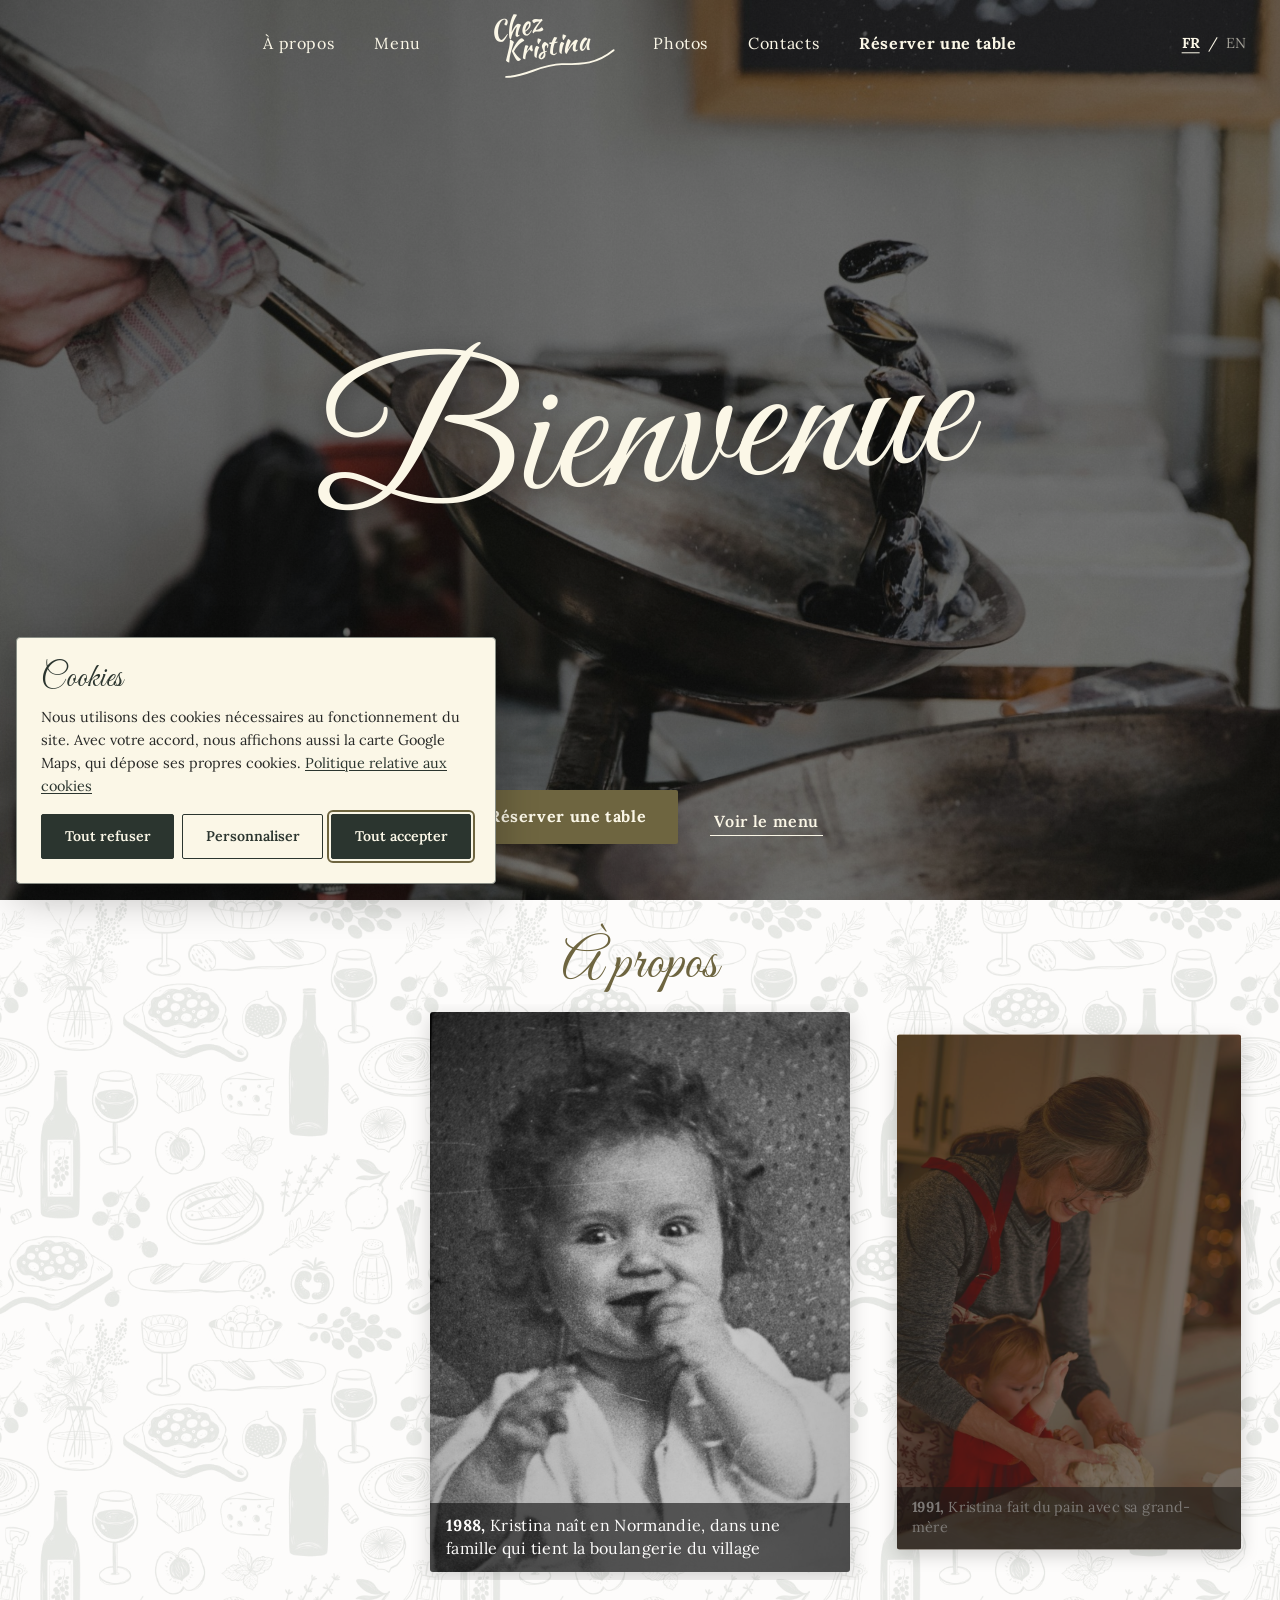
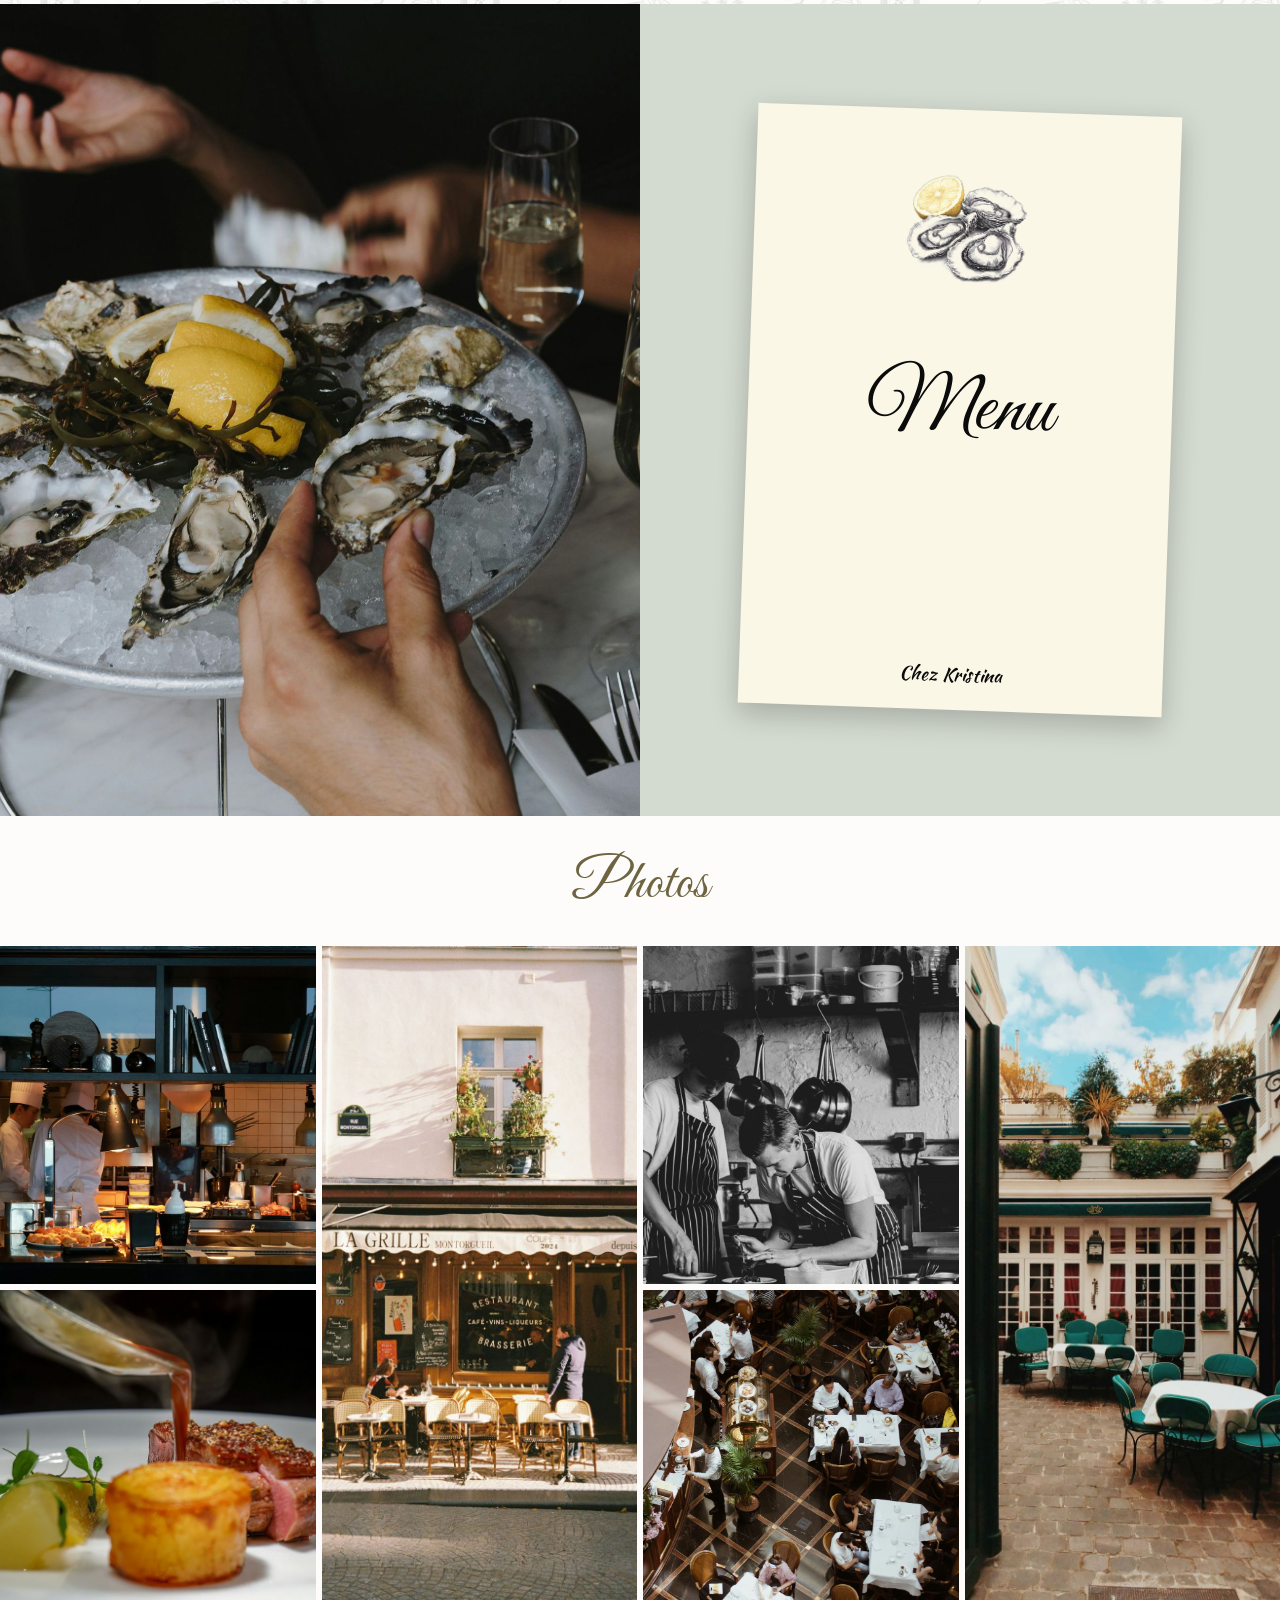
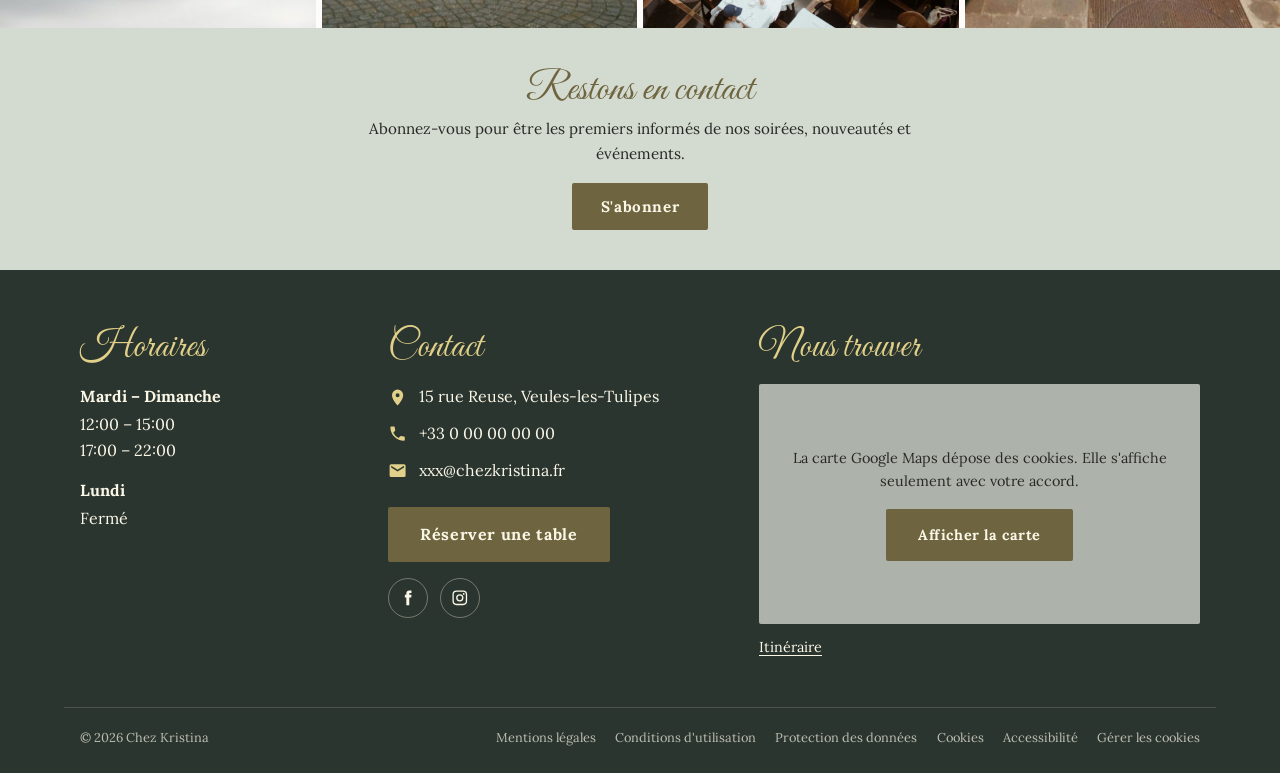
<file: index.html>
<!doctype html>
<html lang="fr">
<head>
  <meta charset="utf-8">
  <meta name="viewport" content="width=device-width, initial-scale=1">
  <title>Chez Kristina — bistrot, Veules-les-Tulipes</title>
  <meta name="description" content="Chez Kristina, bistrot familial en Normandie.">

  <link rel="preconnect" href="https://fonts.googleapis.com">
  <link rel="preconnect" href="https://fonts.gstatic.com" crossorigin>
  <link href="https://fonts.googleapis.com/css2?family=Great+Vibes&family=Kaushan+Script&family=Lora:wght@400;600;700&display=swap" rel="stylesheet">

  <link rel="stylesheet" href="css/style.css">
</head>
<body>

  <!-- Шапка (компьютер) -->
  <header class="site-header" id="top">
    <nav class="site-nav" aria-label="Navigation principale" data-i18n-label="a11y.mainNav">
      <ul class="nav-group nav-group--left">
        <li><a href="#about" data-i18n="nav.about">À propos</a></li>
        <li><a href="#menu" data-i18n="nav.menu">Menu</a></li>
      </ul>

      <a class="logo" href="#top" aria-label="Chez Kristina">
        <span>Chez</span>
        <span>Kristina</span>
        <svg class="logo__swash" viewBox="0 0 120 16" aria-hidden="true">
          <path d="M2 11 C 22 15, 40 4, 62 8 S 98 14, 118 3" />
        </svg>
      </a>

      <ul class="nav-group nav-group--right">
        <li><a href="#photos" data-i18n="nav.photos">Photos</a></li>
        <li><a href="#contacts" data-i18n="nav.contacts">Contacts</a></li>
        <li><a class="nav-book" href="#contacts" data-open-booking data-i18n="nav.book">Réserver une table</a></li>
      </ul>
    </nav>

    <div class="lang-switch" role="group" aria-label="Langue / Language">
      <button type="button" data-lang="fr">FR</button>
      <span aria-hidden="true">/</span>
      <button type="button" data-lang="en">EN</button>
    </div>
  </header>

  <!-- Мобильное меню -->
  <button class="menu-toggle" type="button" aria-expanded="false" aria-controls="mobile-nav">
    <span class="menu-toggle__bar"></span>
    <span class="menu-toggle__bar"></span>
    <span class="menu-toggle__bar"></span>
    <span class="visually-hidden" data-i18n="nav.open">Ouvrir le menu</span>
  </button>

  <nav class="mobile-nav" id="mobile-nav" aria-label="Navigation mobile" data-i18n-label="a11y.mobileNav" hidden>
    <a class="logo" href="#top" aria-label="Chez Kristina">
      <span>Chez</span>
      <span>Kristina</span>
      <svg class="logo__swash" viewBox="0 0 120 16" aria-hidden="true">
        <path d="M2 11 C 22 15, 40 4, 62 8 S 98 14, 118 3" />
      </svg>
    </a>
    <ul>
      <li><a href="#about" data-i18n="nav.about">À propos</a></li>
      <li><a href="#menu" data-i18n="nav.menu">Menu</a></li>
      <li><a href="#photos" data-i18n="nav.photos">Photos</a></li>
      <li><a href="#contacts" data-i18n="nav.contacts">Contacts</a></li>
      <li><a class="nav-book" href="#contacts" data-open-booking data-i18n="nav.book">Réserver une table</a></li>
    </ul>
    <div class="lang-switch" role="group" aria-label="Langue / Language">
      <button type="button" data-lang="fr">FR</button>
      <span aria-hidden="true">/</span>
      <button type="button" data-lang="en">EN</button>
    </div>
  </nav>

  <main>
    <!-- 1. Первый экран -->
    <section class="hero" aria-label="Bienvenue">
      <div class="hero__content">
        <h1 class="hero__title">Bienvenue</h1>
      </div>
      <div class="hero__actions">
        <a class="btn" href="#contacts" data-open-booking data-i18n="nav.book">Réserver une table</a>
        <a class="hero__link" href="#menu" data-open-menu data-i18n="hero.viewMenu">Voir le menu</a>
      </div>
    </section>

    <!-- 2. About us: таймлайн -->
    <section class="section about" id="about">
      <h2 class="section__title" data-i18n="nav.about">À propos</h2>

      <div class="timeline" tabindex="0" aria-label="Timeline">
        <!-- Каждая карточка: фото и подпись на тёмной полосе внизу.
             --ratio — пропорции фото (ширина / высота). -->
        <ol class="timeline__track">
          <li class="moment" style="--ratio: 0.75">
            <figure class="moment__card">
              <img src="images/chris-curry-mnOBoI5Bm94-unsplash.jpg" width="1050" height="1400" alt="">
              <figcaption class="moment__caption">
                <span class="moment__year">1988,</span>
                <span data-i18n="about.1988">Kristina naît en Normandie, dans une famille qui tient la boulangerie du village</span>
              </figcaption>
            </figure>
          </li>
          <li class="moment" style="--ratio: 0.667">
            <figure class="moment__card">
              <img src="images/christian-bowen-TOKVE7PNwAc-unsplash.jpg" width="934" height="1400" alt="">
              <figcaption class="moment__caption">
                <span class="moment__year">1991,</span>
                <span data-i18n="about.1991">Kristina fait du pain avec sa grand-mère</span>
              </figcaption>
            </figure>
          </li>
          <li class="moment" style="--ratio: 1.5">
            <figure class="moment__card">
              <img src="images/tr-ng-trung-c-p-kinh-t-du-l-ch-thanh-ph-h-chi-minh-cet-GF_XTjtTSgc-unsplash.jpg" width="1400" height="933" alt="">
              <figcaption class="moment__caption">
                <span class="moment__year">2008,</span>
                <span data-i18n="about.2008">Premier emploi : commis de cuisine dans un restaurant vietnamien à Paris</span>
              </figcaption>
            </figure>
          </li>
          <li class="moment" style="--ratio: 0.667">
            <figure class="moment__card">
              <img src="images/martin-baron-0sbq9Rxcx-c-unsplash.jpg" width="933" height="1400" alt="">
              <figcaption class="moment__caption">
                <span class="moment__year">2012,</span>
                <span data-i18n="about.2012">Kristina devient sous-chef dans un bistrot parisien</span>
              </figcaption>
            </figure>
          </li>
          <li class="moment" style="--ratio: 1.5">
            <figure class="moment__card">
              <img src="images/camille-brodard-p5IyIl4wIfU-unsplash.jpg" width="1400" height="933" alt="">
              <figcaption class="moment__caption">
                <span class="moment__year">2018,</span>
                <span data-i18n="about.2018">Kristina revient à Veules-les-Tulipes et y ouvre son premier bistrot</span>
              </figcaption>
            </figure>
          </li>
        </ol>
      </div>
    </section>

    <!-- 3. Меню: фото слева, карточка меню справа, по нажатию — окно с книгой -->
    <section class="section menu" id="menu">
      <!-- Заголовок только для экранных дикторов: на экране и так видно, что это меню -->
      <h2 class="visually-hidden" data-i18n="nav.menu">Menu</h2>

      <div class="menu__layout">
        <figure class="menu__photo">
          <img src="images/menu-oysters.jpg" width="1600" height="1600" alt="" loading="lazy">
        </figure>

        <button class="menu-card" type="button" data-open-menu aria-haspopup="dialog" aria-controls="menu-dialog">
          <!-- Обложка как в Canva: скетч, под ним «Menu» по центру, «Chez Kristina» мелко внизу -->
          <span class="menu-card__paper">
            <span class="cover-sketch"><img src="images/oysters-sketch.png" width="486" height="446" alt=""></span>
            <span class="menu-card__title" data-i18n="nav.menu">Menu</span>
            <span class="menu-card__name">Chez Kristina</span>
          </span>
          <span class="visually-hidden" data-i18n="menu.open">Ouvrir le menu</span>
        </button>
      </div>
    </section>

    <!-- 4. Фотографии: коллаж. Колонки 1 и 3 — по два фото, колонки 2 и 4 — одно высокое -->
    <section class="section photos" id="photos">
      <h2 class="section__title" data-i18n="nav.photos">Photos</h2>

      <div class="collage">
        <figure class="collage__item collage__item--kitchen">
          <img src="images/gallery-kitchen.jpg" width="1400" height="933" alt="" loading="lazy">
        </figure>
        <figure class="collage__item collage__item--tall collage__item--facade">
          <img src="images/gallery-facade.jpg" width="939" height="1400" alt="" loading="lazy">
        </figure>
        <figure class="collage__item collage__item--chefs">
          <img src="images/gallery-chefs.jpg" width="1400" height="933" alt="" loading="lazy">
        </figure>
        <figure class="collage__item collage__item--tall collage__item--courtyard">
          <img src="images/gallery-courtyard.jpg" width="1151" height="1400" alt="" loading="lazy">
        </figure>
        <figure class="collage__item collage__item--dish">
          <img src="images/gallery-dish.jpg" width="1130" height="680" alt="" loading="lazy">
        </figure>
        <figure class="collage__item collage__item--dining">
          <img src="images/gallery-dining-room.jpg" width="932" height="1400" alt="" loading="lazy">
        </figure>
      </div>
    </section>

    <!-- 5. Рассылка: плашка с приглашением; подписка — во всплывающем окне ниже (js/newsletter.js) -->
    <section class="section newsletter" id="newsletter">
      <div class="newsletter__inner">
        <div class="newsletter__text">
          <h2 class="newsletter__title" data-i18n="newsletter.title">Restons en contact</h2>
          <p class="newsletter__lead" data-i18n="newsletter.lead">Abonnez-vous pour être les premiers informés de nos soirées, nouveautés et événements.</p>
        </div>
        <button class="btn newsletter__open" type="button" aria-haspopup="dialog" aria-controls="newsletter-dialog" data-i18n="newsletter.button">S'abonner</button>
      </div>
    </section>
  </main>

  <!-- 6. Футер: часы работы, контакты, карта Google; внизу юридические ссылки.
       Адрес выдуманный, метка на карте — в Veules-les-Roses: поменять координаты в src карты и в ссылке «Itinéraire» -->
  <footer class="site-footer" id="contacts">
    <div class="footer-main">
      <section class="footer-col">
        <h2 class="footer-col__title" data-i18n="footer.hours">Horaires</h2>
        <dl class="footer-hours">
          <div>
            <dt data-i18n="footer.days">Mardi – Dimanche</dt>
            <dd>12:00 – 15:00<br>17:00 – 22:00</dd>
          </div>
          <div>
            <dt data-i18n="footer.monday">Lundi</dt>
            <dd data-i18n="footer.closed">Fermé</dd>
          </div>
        </dl>
      </section>

      <section class="footer-col">
        <h2 class="footer-col__title" data-i18n="footer.contact">Contact</h2>
        <ul class="footer-contact">
          <li>
            <svg class="footer-icon" viewBox="0 0 24 24" aria-hidden="true"><path d="M12 2a7 7 0 0 0-7 7c0 5.25 7 13 7 13s7-7.75 7-13a7 7 0 0 0-7-7zm0 9.5A2.5 2.5 0 1 1 12 6.5a2.5 2.5 0 0 1 0 5z"/></svg>
            <span>15 rue Reuse, Veules-les-Tulipes</span>
          </li>
          <li>
            <svg class="footer-icon" viewBox="0 0 24 24" aria-hidden="true"><path d="M6.6 10.8a15.1 15.1 0 0 0 6.6 6.6l2.2-2.2a1 1 0 0 1 1-.25 11.4 11.4 0 0 0 3.6.57 1 1 0 0 1 1 1V20a1 1 0 0 1-1 1A17 17 0 0 1 3 4a1 1 0 0 1 1-1h3.5a1 1 0 0 1 1 1c0 1.25.2 2.45.57 3.57a1 1 0 0 1-.25 1z"/></svg>
            <a href="tel:+33000000000">+33 0 00 00 00 00</a>
          </li>
          <li>
            <svg class="footer-icon" viewBox="0 0 24 24" aria-hidden="true"><path d="M20 4H4a2 2 0 0 0-2 2v12a2 2 0 0 0 2 2h16a2 2 0 0 0 2-2V6a2 2 0 0 0-2-2zm0 4-8 5-8-5V6l8 5 8-5z"/></svg>
            <a href="mailto:xxx@chezkristina.fr">xxx@chezkristina.fr</a>
          </li>
        </ul>

        <div class="footer-actions">
          <a class="btn" href="#contacts" data-open-booking data-i18n="nav.book">Réserver une table</a>
          <div class="footer-social">
            <a href="#" target="_blank" rel="noopener" aria-label="Facebook">
              <svg viewBox="0 0 24 24" aria-hidden="true"><path d="M14 8V6.5c0-.7.5-1 1-1h2V2h-3c-3 0-4 2-4 4.3V8H8v3.5h2V22h4V11.5h2.7L17 8z"/></svg>
            </a>
            <a href="#" target="_blank" rel="noopener" aria-label="Instagram">
              <svg viewBox="0 0 24 24" aria-hidden="true"><path d="M12 7a5 5 0 1 0 0 10 5 5 0 0 0 0-10zm0 8.2a3.2 3.2 0 1 1 0-6.4 3.2 3.2 0 0 1 0 6.4zM17.3 5.5a1.2 1.2 0 1 0 0 2.4 1.2 1.2 0 0 0 0-2.4zM16.5 2h-9A5.5 5.5 0 0 0 2 7.5v9A5.5 5.5 0 0 0 7.5 22h9a5.5 5.5 0 0 0 5.5-5.5v-9A5.5 5.5 0 0 0 16.5 2zm3.7 14.5a3.7 3.7 0 0 1-3.7 3.7h-9a3.7 3.7 0 0 1-3.7-3.7v-9a3.7 3.7 0 0 1 3.7-3.7h9a3.7 3.7 0 0 1 3.7 3.7z"/></svg>
            </a>
          </div>
        </div>
      </section>

      <!-- Карта Google: обычная встройка, без API-ключа. Ставит cookies Google,
           поэтому js/cookies.js подставляет адрес в iframe только после согласия -->
      <section class="footer-col footer-col--map">
        <h2 class="footer-col__title" data-i18n="footer.findUs">Nous trouver</h2>
        <div class="footer-map">
          <iframe title="Google Maps — Chez Kristina" loading="lazy" referrerpolicy="no-referrer-when-downgrade" allowfullscreen hidden
                  data-consent-src="https://www.google.com/maps?q=49.8721,0.8013&amp;z=15&amp;hl=fr&amp;output=embed"></iframe>
          <div class="footer-map__blocked">
            <p data-i18n="cookies.mapBlocked">La carte Google Maps dépose des cookies. Elle s'affiche seulement avec votre accord.</p>
            <button class="btn footer-map__allow" type="button" data-i18n="cookies.mapAllow">Afficher la carte</button>
          </div>
        </div>
        <a class="footer-map__route" href="https://www.google.com/maps/dir/?api=1&amp;destination=49.8721,0.8013"
           target="_blank" rel="noopener" data-i18n="footer.route">Itinéraire</a>
      </section>
    </div>

    <div class="footer-bottom">
      <span>© 2026 Chez Kristina</span>
      <nav class="footer-legal" aria-label="Informations légales" data-i18n-label="a11y.legalNav">
        <a href="disclaimer.html" data-legal="disclaimer" data-i18n="footer.disclaimer">Mentions légales</a>
        <a href="terms.html" data-legal="terms" data-i18n="footer.terms">Conditions d'utilisation</a>
        <a href="privacy.html" data-legal="privacy" data-i18n="footer.privacy">Protection des données</a>
        <a href="cookies.html" data-legal="cookies" data-i18n="footer.cookies">Cookies</a>
        <a href="accessibility.html" data-legal="accessibility" data-i18n="footer.accessibility">Accessibilité</a>
        <button class="footer-legal__button" type="button" data-open-cookies data-i18n="cookies.manage">Gérer les cookies</button>
      </nav>
    </div>
  </footer>

  <!-- Окно с меню: страницы листаются как книга, содержимое строит js/menu.js -->
  <dialog class="menu-dialog" id="menu-dialog" aria-label="Menu">
    <button class="menu-dialog__close" type="button" data-close-menu>
      <span aria-hidden="true">×</span>
      <span class="visually-hidden" data-i18n="menu.close">Fermer</span>
    </button>

    <div class="book">
      <nav class="book__tabs" aria-label="Menu"></nav>
      <div class="book__pages"></div>
      <div class="book__controls">
        <button class="book__arrow" type="button" data-book="prev">
          <span aria-hidden="true">←</span>
          <span class="visually-hidden" data-i18n="menu.prev">Page précédente</span>
        </button>
        <span class="book__counter"></span>
        <button class="book__arrow" type="button" data-book="next">
          <span aria-hidden="true">→</span>
          <span class="visually-hidden" data-i18n="menu.next">Page suivante</span>
        </button>
      </div>
    </div>
  </dialog>

  <!-- Окно подписки на рассылку: email, две обязательные галочки, затем сообщение «спасибо» -->
  <dialog class="nl-dialog" id="newsletter-dialog" aria-labelledby="nl-dialog-title">
    <div class="nl-dialog__box">
      <button class="nl-dialog__close" type="button" data-close-newsletter>
        <span aria-hidden="true">×</span>
        <span class="visually-hidden" data-i18n="menu.close">Fermer</span>
      </button>

      <form class="nl-form" novalidate>
        <h2 class="nl-dialog__title" id="nl-dialog-title" data-i18n="newsletter.dialogTitle">Abonnez-vous à notre newsletter</h2>
        <p class="nl-dialog__lead" data-i18n="newsletter.dialogLead">Recevez en premier nos dernières nouvelles : soirées, nouveaux plats et événements du bistrot.</p>

        <label class="nl-form__label" for="newsletter-email" data-i18n="newsletter.label">Votre e-mail</label>
        <input class="nl-form__input" id="newsletter-email" name="email" type="email"
               required autocomplete="email" inputmode="email" placeholder="votre@email.fr" data-i18n-placeholder="newsletter.placeholder"
               aria-describedby="newsletter-email-error">
        <p class="nl-form__error" id="newsletter-email-error" aria-live="polite"></p>

        <label class="nl-form__check">
          <input type="checkbox" name="marketing" required aria-describedby="newsletter-check-error">
          <span>
            <span data-i18n="newsletter.consent1">En vous abonnant à notre newsletter, vous acceptez de recevoir de notre part des communications marketing et des offres personnalisées par e-mail. Pour en savoir plus, consultez notre</span>
            <a href="privacy.html" data-legal="privacy" target="_blank" rel="noopener" data-i18n="newsletter.privacy">politique de confidentialité</a>
            <span data-i18n="newsletter.and">et notre</span>
            <a href="cookies.html" data-legal="cookies" target="_blank" rel="noopener" data-i18n="newsletter.cookies">politique relative aux cookies</a>.
          </span>
        </label>

        <label class="nl-form__check">
          <input type="checkbox" name="contact" required aria-describedby="newsletter-check-error">
          <span data-i18n="newsletter.consent2">J'accepte de recevoir des informations du restaurant Chez Kristina à mon adresse e-mail.</span>
        </label>
        <p class="nl-form__error" id="newsletter-check-error" aria-live="polite"></p>

        <button class="btn nl-form__submit" type="submit" data-i18n="newsletter.button">S'abonner</button>
      </form>

      <!-- После подписки форма прячется и показывается это сообщение -->
      <div class="nl-done" hidden>
        <p class="nl-done__check" aria-hidden="true">✓</p>
        <p class="nl-done__title" data-i18n="newsletter.thanks">Merci pour votre inscription !</p>
        <p class="nl-done__text" data-i18n="newsletter.unsubscribe">Vous pouvez vous désabonner à tout moment.</p>
      </div>
    </div>
  </dialog>

  <!-- Окно бронирования: гости, дата, время, имя, телефон. Кнопки дат и времени строит js/booking.js -->
  <dialog class="nl-dialog bk-dialog" id="booking-dialog" aria-labelledby="bk-title">
    <div class="nl-dialog__box">
      <button class="nl-dialog__close" type="button" data-close-booking>
        <span aria-hidden="true">×</span>
        <span class="visually-hidden" data-i18n="menu.close">Fermer</span>
      </button>

      <form class="bk-form" novalidate>
        <h2 class="nl-dialog__title" id="bk-title" data-i18n="nav.book">Réserver une table</h2>

        <fieldset class="bk-group">
          <legend class="nl-form__label" data-i18n="booking.guests">Nombre de personnes</legend>
          <div class="bk-chips" data-chips="guests"></div>
          <p class="bk-note">
            <span data-i18n="booking.bigGroup">Plus de 6 personnes ?</span>
            <a href="tel:+33000000000" data-i18n="booking.callUs">Appelez-nous</a>
          </p>
        </fieldset>

        <!-- Дата: кнопка с выбранным днём, по нажатию раскрывается календарик -->
        <div class="bk-group bk-date">
          <span class="nl-form__label" id="bk-date-label" data-i18n="booking.date">Date</span>
          <button class="nl-form__input bk-date__toggle" type="button" aria-expanded="false" aria-controls="bk-cal"
                  aria-labelledby="bk-date-label bk-date-value">
            <span id="bk-date-value"></span>
            <svg viewBox="0 0 24 24" aria-hidden="true"><path d="M7 2v2H5a2 2 0 0 0-2 2v14a2 2 0 0 0 2 2h14a2 2 0 0 0 2-2V6a2 2 0 0 0-2-2h-2V2h-2v2H9V2zM5 9h14v11H5z"/></svg>
          </button>
          <input type="hidden" name="date">
          <div class="bk-cal" id="bk-cal" hidden>
            <div class="bk-cal__head">
              <button class="bk-cal__nav" type="button" data-cal="prev"><span aria-hidden="true">‹</span><span class="visually-hidden" data-i18n="booking.prevMonth">Mois précédent</span></button>
              <span class="bk-cal__month" aria-live="polite"></span>
              <button class="bk-cal__nav" type="button" data-cal="next"><span aria-hidden="true">›</span><span class="visually-hidden" data-i18n="booking.nextMonth">Mois suivant</span></button>
            </div>
            <div class="bk-cal__grid"></div>
          </div>
        </div>

        <fieldset class="bk-group">
          <legend class="nl-form__label" data-i18n="booking.time">Heure</legend>
          <div class="bk-times" data-chips="time"></div>
          <p class="nl-form__error" id="bk-time-error" aria-live="polite"></p>
        </fieldset>

        <label class="nl-form__label" for="bk-name" data-i18n="booking.name">Nom et prénom</label>
        <input class="nl-form__input" id="bk-name" name="name" type="text" required autocomplete="name" maxlength="100"
               aria-describedby="bk-name-error">
        <p class="nl-form__error" id="bk-name-error" aria-live="polite"></p>

        <label class="nl-form__label" for="bk-phone" data-i18n="booking.phone">Téléphone</label>
        <div class="bk-phone">
          <select class="nl-form__input bk-phone__code" id="bk-code" name="code" aria-label="Indicatif pays" data-i18n-label="a11y.phoneCode"></select>
          <input class="nl-form__input" id="bk-phone" name="phone" type="tel" required autocomplete="tel-national"
                 inputmode="tel" placeholder="06 12 34 56 78" aria-describedby="bk-phone-error">
        </div>
        <p class="nl-form__error" id="bk-phone-error" aria-live="polite"></p>

        <!-- Ловушка для спам-ботов: людям не видна -->
        <input class="visually-hidden" type="text" name="website" tabindex="-1" autocomplete="off" aria-hidden="true">

        <p class="bk-note">
          <span data-i18n="booking.dataNote">Vos coordonnées servent uniquement à traiter votre réservation.</span>
          <a href="privacy.html" data-legal="privacy" target="_blank" rel="noopener" data-i18n="footer.privacy">Protection des données</a>
        </p>

        <button class="btn nl-form__submit" type="submit" data-i18n="booking.submit">Réserver</button>
        <p class="nl-form__error bk-send-error" aria-live="polite"></p>
      </form>

      <div class="nl-done" hidden>
        <p class="nl-done__check" aria-hidden="true">✓</p>
        <p class="nl-done__title" data-i18n="booking.thanks">Merci d'avoir choisi notre restaurant !</p>
        <p class="nl-done__text bk-done__text" data-i18n="booking.thanksText">Nous vous contacterons dans les plus brefs délais pour confirmer votre réservation.</p>
        <p class="nl-done__text bk-summary"></p>
      </div>
    </div>
  </dialog>

  <!-- Окно cookies: появляется при первом заходе, внизу экрана -->
  <section class="cookie-banner" id="cookie-banner" role="dialog" aria-labelledby="cookie-title" aria-describedby="cookie-text" hidden>
    <h2 class="cookie-banner__title" id="cookie-title" data-i18n="cookies.title">Cookies</h2>
    <p class="cookie-banner__text" id="cookie-text">
      <span data-i18n="cookies.text">Nous utilisons des cookies nécessaires au fonctionnement du site. Avec votre accord, nous affichons aussi la carte Google Maps, qui dépose ses propres cookies.</span>
      <a href="cookies.html" data-legal="cookies" target="_blank" rel="noopener" data-i18n="cookies.policy">Politique relative aux cookies</a>
    </p>

    <!-- Настройки по категориям: раскрываются кнопкой «Personnaliser» -->
    <div class="cookie-banner__settings" hidden>
      <label class="cookie-option">
        <input type="checkbox" checked disabled>
        <span>
          <strong data-i18n="cookies.necessary">Nécessaires</strong>
          <span class="cookie-option__desc" data-i18n="cookies.necessaryDesc">Mémorisent la langue et votre choix sur les cookies. Toujours actifs.</span>
        </span>
      </label>
      <label class="cookie-option">
        <input type="checkbox" name="maps">
        <span>
          <strong data-i18n="cookies.maps">Google Maps</strong>
          <span class="cookie-option__desc" data-i18n="cookies.mapsDesc">Carte interactive dans le bas de page. Google peut déposer des cookies et recevoir votre adresse IP.</span>
        </span>
      </label>
    </div>

    <div class="cookie-banner__actions">
      <button class="cookie-btn" type="button" data-cookies="refuse" data-i18n="cookies.refuse">Tout refuser</button>
      <button class="cookie-btn" type="button" data-cookies="customize" data-i18n="cookies.customize">Personnaliser</button>
      <button class="cookie-btn" type="button" data-cookies="save" data-i18n="cookies.save" hidden>Enregistrer mes choix</button>
      <button class="cookie-btn" type="button" data-cookies="accept" data-i18n="cookies.accept">Tout accepter</button>
    </div>
  </section>

  <script src="js/main.js"></script>
  <script src="js/menu.js"></script>
  <script src="js/config.js"></script>
  <script src="js/newsletter.js"></script>
  <script src="js/booking.js"></script>
  <script src="js/cookies.js"></script>
</body>
</html>
</file>
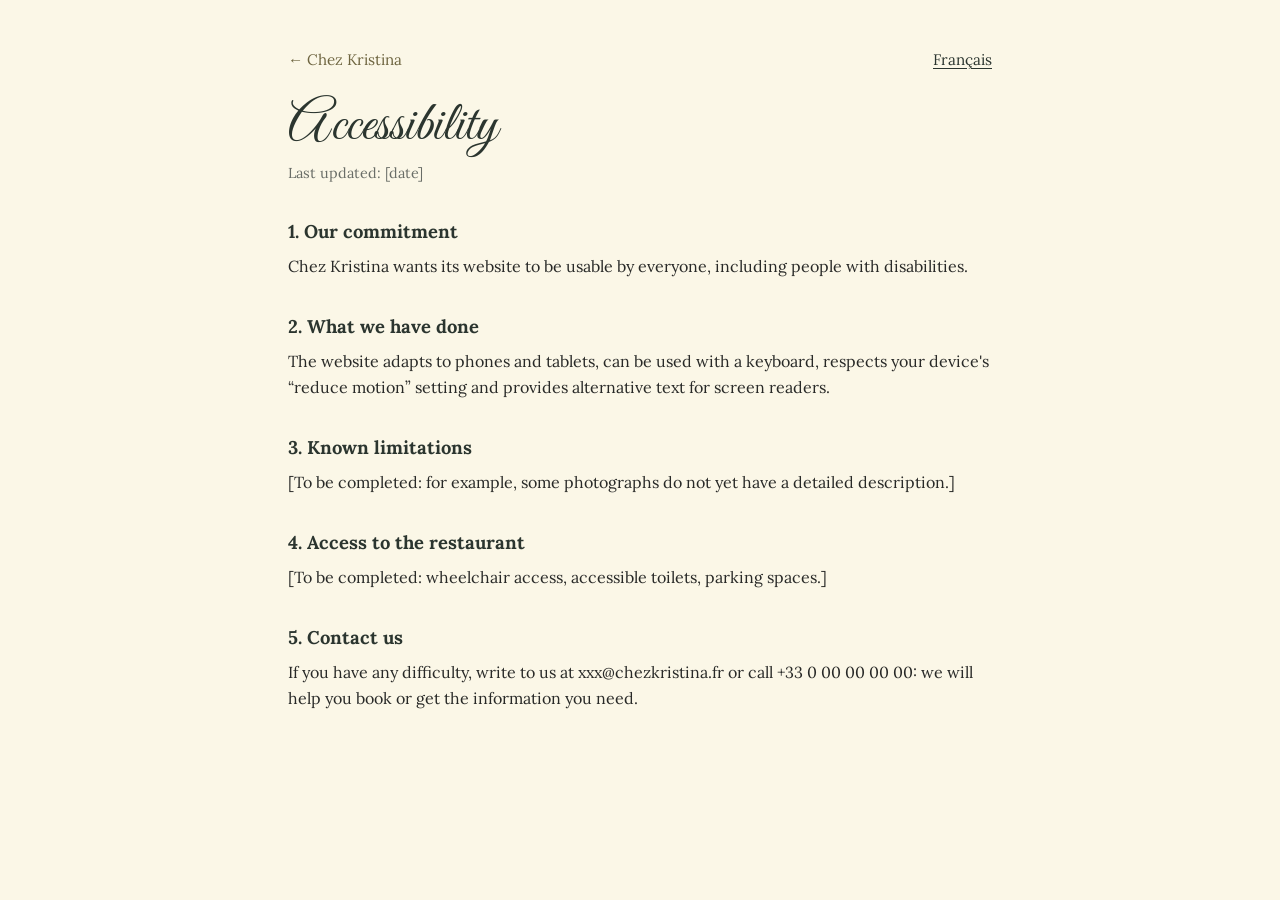
<file: accessibility-en.html>
<!doctype html>
<html lang="en">
<head>
  <meta charset="utf-8">
  <meta name="viewport" content="width=device-width, initial-scale=1">
  <title>Accessibility — Chez Kristina</title>
  <link rel="preconnect" href="https://fonts.googleapis.com">
  <link rel="preconnect" href="https://fonts.gstatic.com" crossorigin>
  <link href="https://fonts.googleapis.com/css2?family=Great+Vibes&family=Kaushan+Script&family=Lora:wght@400;600;700&display=swap" rel="stylesheet">
  <link rel="alternate" hreflang="fr" href="accessibility.html">
  <link rel="alternate" hreflang="en" href="accessibility-en.html">
  <link rel="stylesheet" href="css/style.css">
</head>
<body class="legal-page">
  <!-- ЧЕРНОВИК: английская версия accessibility.html. Данные в [квадратных скобках] заполняет владелец. -->
  <main class="legal">
    <nav class="legal__top">
      <a class="legal__back" href="index.html">← Chez Kristina</a>
      <a class="legal__lang" href="accessibility.html" hreflang="fr" lang="fr">Français</a>
    </nav>
    <h1 class="legal__title">Accessibility</h1>
    <p class="legal__updated">Last updated: [date]</p>

    <h2>1. Our commitment</h2>
    <p>Chez Kristina wants its website to be usable by everyone, including people with disabilities.</p>

    <h2>2. What we have done</h2>
    <p>The website adapts to phones and tablets, can be used with a keyboard, respects your device's “reduce motion” setting and provides alternative text for screen readers.</p>

    <h2>3. Known limitations</h2>
    <p>[To be completed: for example, some photographs do not yet have a detailed description.]</p>

    <h2>4. Access to the restaurant</h2>
    <p>[To be completed: wheelchair access, accessible toilets, parking spaces.]</p>

    <h2>5. Contact us</h2>
    <p>If you have any difficulty, write to us at xxx@chezkristina.fr or call +33 0 00 00 00 00: we will help you book or get the information you need.</p>
  </main>
  <script src="js/legal.js"></script>
</body>
</html>
</file>
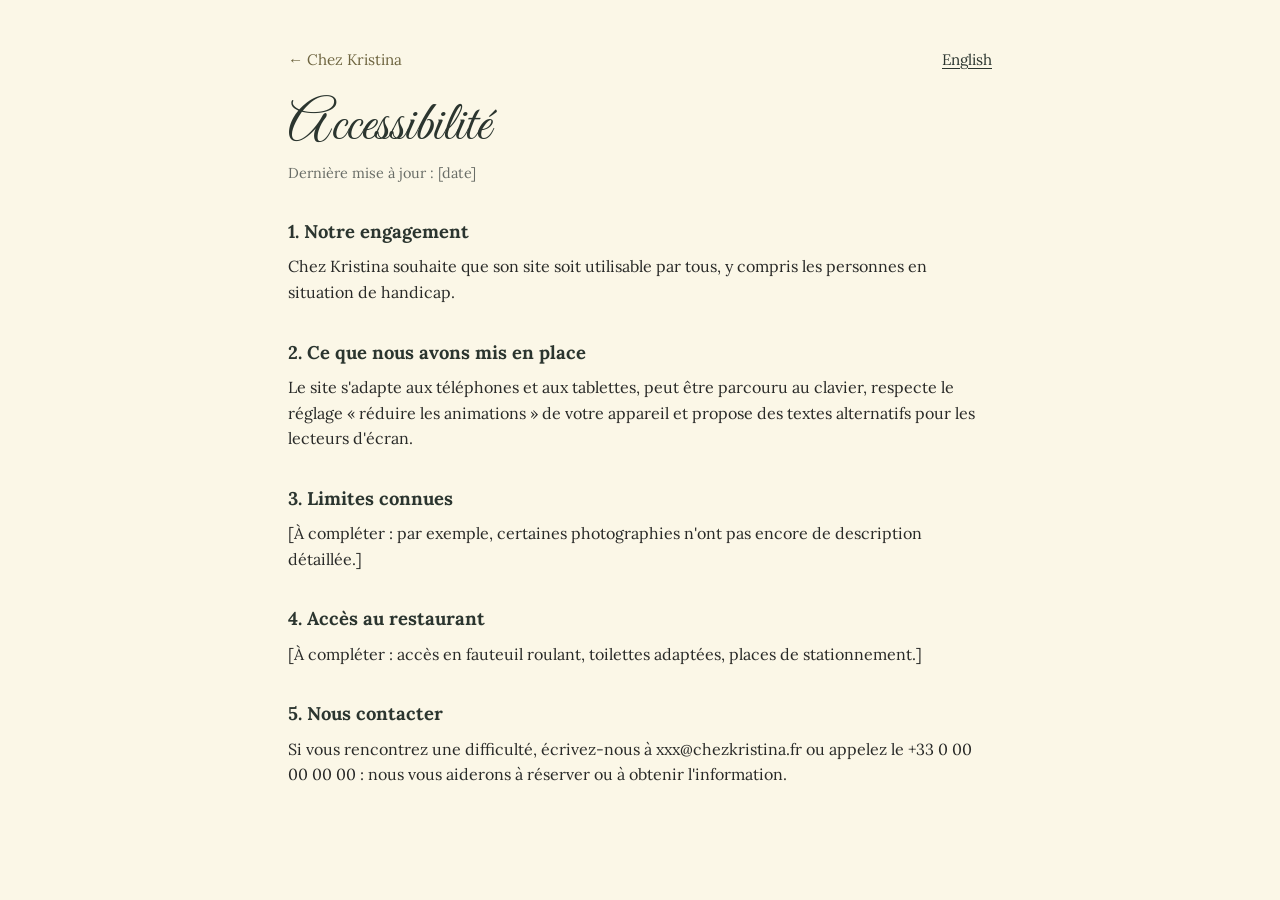
<file: accessibility.html>
<!doctype html>
<html lang="fr">
<head>
  <meta charset="utf-8">
  <meta name="viewport" content="width=device-width, initial-scale=1">
  <title>Accessibilité — Chez Kristina</title>
  <link rel="preconnect" href="https://fonts.googleapis.com">
  <link rel="preconnect" href="https://fonts.gstatic.com" crossorigin>
  <link href="https://fonts.googleapis.com/css2?family=Great+Vibes&family=Kaushan+Script&family=Lora:wght@400;600;700&display=swap" rel="stylesheet">
  <link rel="alternate" hreflang="fr" href="accessibility.html">
  <link rel="alternate" hreflang="en" href="accessibility-en.html">
  <link rel="stylesheet" href="css/style.css">
</head>
<body class="legal-page">
  <!-- ЧЕРНОВИК: стандартный текст-заготовка. Данные в [квадратных скобках] заполняет владелец. -->
  <main class="legal">
    <nav class="legal__top">
      <a class="legal__back" href="index.html">← Chez Kristina</a>
      <a class="legal__lang" href="accessibility-en.html" hreflang="en" lang="en">English</a>
    </nav>
    <h1 class="legal__title">Accessibilité</h1>
    <p class="legal__updated">Dernière mise à jour : [date]</p>

    <h2>1. Notre engagement</h2>
    <p>Chez Kristina souhaite que son site soit utilisable par tous, y compris les personnes en situation de handicap.</p>

    <h2>2. Ce que nous avons mis en place</h2>
    <p>Le site s'adapte aux téléphones et aux tablettes, peut être parcouru au clavier, respecte le réglage « réduire les animations » de votre appareil et propose des textes alternatifs pour les lecteurs d'écran.</p>

    <h2>3. Limites connues</h2>
    <p>[À compléter : par exemple, certaines photographies n'ont pas encore de description détaillée.]</p>

    <h2>4. Accès au restaurant</h2>
    <p>[À compléter : accès en fauteuil roulant, toilettes adaptées, places de stationnement.]</p>

    <h2>5. Nous contacter</h2>
    <p>Si vous rencontrez une difficulté, écrivez-nous à xxx@chezkristina.fr ou appelez le +33 0 00 00 00 00 : nous vous aiderons à réserver ou à obtenir l'information.</p>
  </main>
  <script src="js/legal.js"></script>
</body>
</html>
</file>
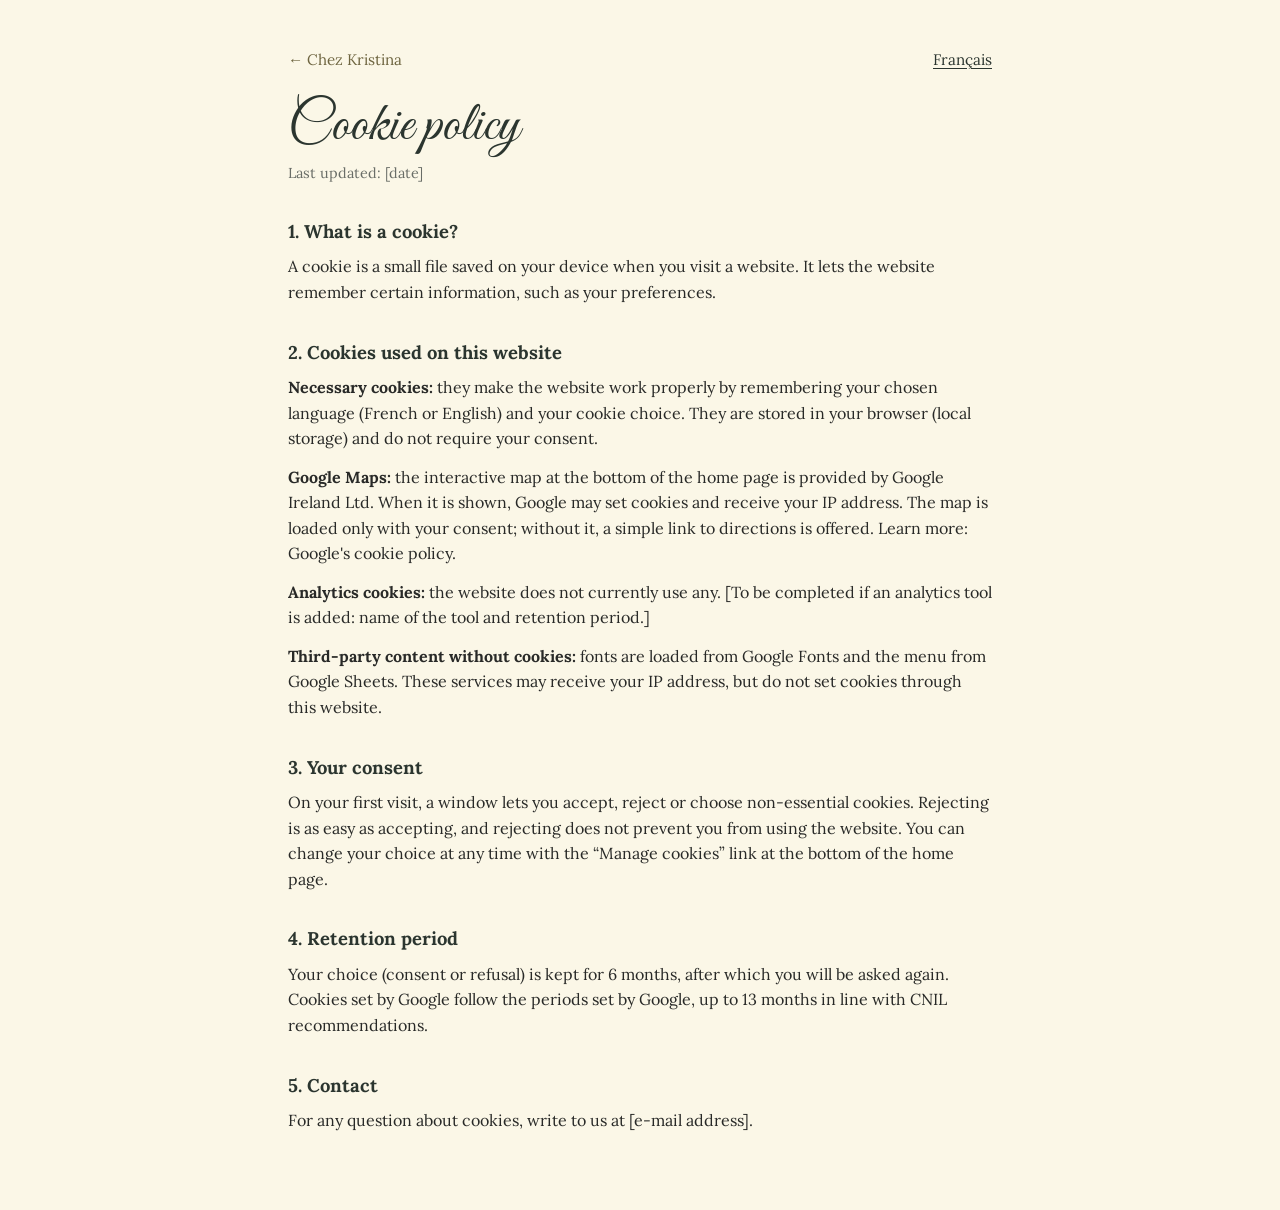
<file: cookies-en.html>
<!doctype html>
<html lang="en">
<head>
  <meta charset="utf-8">
  <meta name="viewport" content="width=device-width, initial-scale=1">
  <title>Cookie policy — Chez Kristina</title>
  <link rel="preconnect" href="https://fonts.googleapis.com">
  <link rel="preconnect" href="https://fonts.gstatic.com" crossorigin>
  <link href="https://fonts.googleapis.com/css2?family=Great+Vibes&family=Kaushan+Script&family=Lora:wght@400;600;700&display=swap" rel="stylesheet">
  <link rel="alternate" hreflang="fr" href="cookies.html">
  <link rel="alternate" hreflang="en" href="cookies-en.html">
  <link rel="stylesheet" href="css/style.css">
</head>
<body class="legal-page">
  <!-- ЧЕРНОВИК: английская версия cookies.html. Данные в [квадратных скобках] заполняет владелец. -->
  <main class="legal">
    <nav class="legal__top">
      <a class="legal__back" href="index.html">← Chez Kristina</a>
      <a class="legal__lang" href="cookies.html" hreflang="fr" lang="fr">Français</a>
    </nav>
    <h1 class="legal__title">Cookie policy</h1>
    <p class="legal__updated">Last updated: [date]</p>

    <h2>1. What is a cookie?</h2>
    <p>A cookie is a small file saved on your device when you visit a website. It lets the website remember certain information, such as your preferences.</p>

    <h2>2. Cookies used on this website</h2>
    <p><strong>Necessary cookies:</strong> they make the website work properly by remembering your chosen language (French or English) and your cookie choice. They are stored in your browser (local storage) and do not require your consent.</p>
    <p><strong>Google Maps:</strong> the interactive map at the bottom of the home page is provided by Google Ireland Ltd. When it is shown, Google may set cookies and receive your IP address. The map is loaded only with your consent; without it, a simple link to directions is offered. Learn more: <a href="https://policies.google.com/technologies/cookies?hl=en" target="_blank" rel="noopener">Google's cookie policy</a>.</p>
    <p><strong>Analytics cookies:</strong> the website does not currently use any. [To be completed if an analytics tool is added: name of the tool and retention period.]</p>
    <p><strong>Third-party content without cookies:</strong> fonts are loaded from Google Fonts and the menu from Google Sheets. These services may receive your IP address, but do not set cookies through this website.</p>

    <h2>3. Your consent</h2>
    <p>On your first visit, a window lets you accept, reject or choose non-essential cookies. Rejecting is as easy as accepting, and rejecting does not prevent you from using the website. You can change your choice at any time with the “Manage cookies” link at the bottom of the home page.</p>

    <h2>4. Retention period</h2>
    <p>Your choice (consent or refusal) is kept for 6 months, after which you will be asked again. Cookies set by Google follow the periods set by Google, up to 13 months in line with CNIL recommendations.</p>

    <h2>5. Contact</h2>
    <p>For any question about cookies, write to us at [e-mail address].</p>
  </main>
  <script src="js/legal.js"></script>
</body>
</html>
</file>
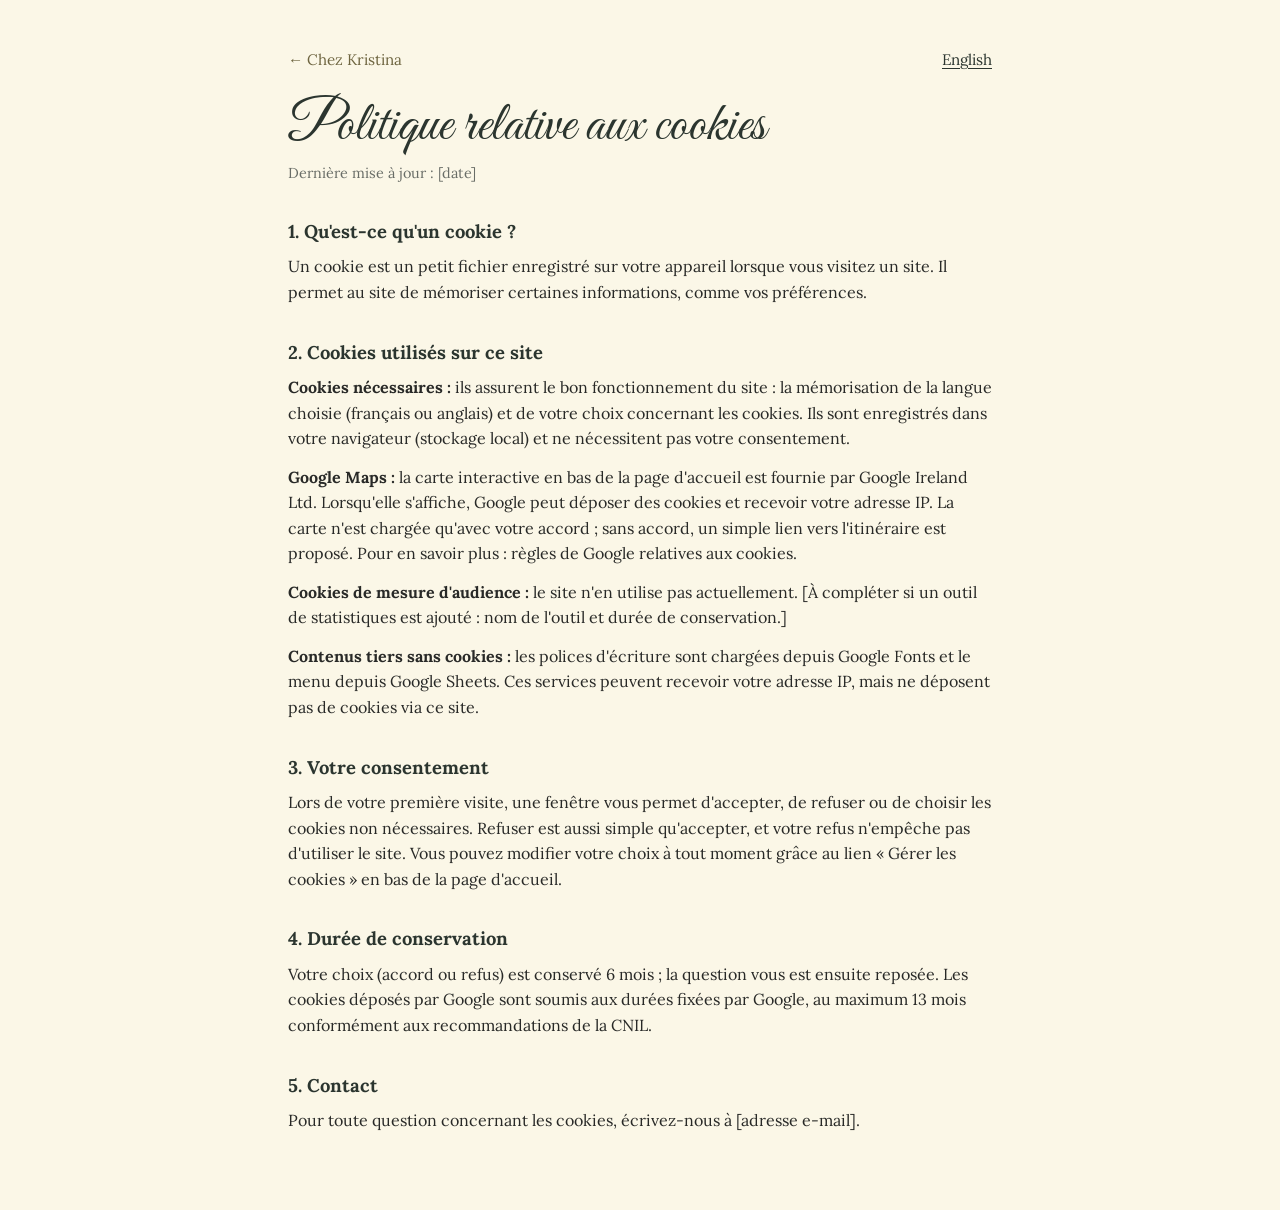
<file: cookies.html>
<!doctype html>
<html lang="fr">
<head>
  <meta charset="utf-8">
  <meta name="viewport" content="width=device-width, initial-scale=1">
  <title>Politique relative aux cookies — Chez Kristina</title>
  <link rel="preconnect" href="https://fonts.googleapis.com">
  <link rel="preconnect" href="https://fonts.gstatic.com" crossorigin>
  <link href="https://fonts.googleapis.com/css2?family=Great+Vibes&family=Kaushan+Script&family=Lora:wght@400;600;700&display=swap" rel="stylesheet">
  <link rel="alternate" hreflang="fr" href="cookies.html">
  <link rel="alternate" hreflang="en" href="cookies-en.html">
  <link rel="stylesheet" href="css/style.css">
</head>
<body class="legal-page">
  <!-- ЧЕРНОВИК: стандартный текст-заготовка. Данные в [квадратных скобках] заполняет владелец,
       итоговый текст стоит проверить у юриста. -->
  <main class="legal">
    <nav class="legal__top">
      <a class="legal__back" href="index.html">← Chez Kristina</a>
      <a class="legal__lang" href="cookies-en.html" hreflang="en" lang="en">English</a>
    </nav>
    <h1 class="legal__title">Politique relative aux cookies</h1>
    <p class="legal__updated">Dernière mise à jour : [date]</p>

    <h2>1. Qu'est-ce qu'un cookie ?</h2>
    <p>Un cookie est un petit fichier enregistré sur votre appareil lorsque vous visitez un site. Il permet au site de mémoriser certaines informations, comme vos préférences.</p>

    <h2>2. Cookies utilisés sur ce site</h2>
    <p><strong>Cookies nécessaires :</strong> ils assurent le bon fonctionnement du site : la mémorisation de la langue choisie (français ou anglais) et de votre choix concernant les cookies. Ils sont enregistrés dans votre navigateur (stockage local) et ne nécessitent pas votre consentement.</p>
    <p><strong>Google Maps :</strong> la carte interactive en bas de la page d'accueil est fournie par Google Ireland Ltd. Lorsqu'elle s'affiche, Google peut déposer des cookies et recevoir votre adresse IP. La carte n'est chargée qu'avec votre accord ; sans accord, un simple lien vers l'itinéraire est proposé. Pour en savoir plus : <a href="https://policies.google.com/technologies/cookies" target="_blank" rel="noopener">règles de Google relatives aux cookies</a>.</p>
    <p><strong>Cookies de mesure d'audience :</strong> le site n'en utilise pas actuellement. [À compléter si un outil de statistiques est ajouté : nom de l'outil et durée de conservation.]</p>
    <p><strong>Contenus tiers sans cookies :</strong> les polices d'écriture sont chargées depuis Google Fonts et le menu depuis Google Sheets. Ces services peuvent recevoir votre adresse IP, mais ne déposent pas de cookies via ce site.</p>

    <h2>3. Votre consentement</h2>
    <p>Lors de votre première visite, une fenêtre vous permet d'accepter, de refuser ou de choisir les cookies non nécessaires. Refuser est aussi simple qu'accepter, et votre refus n'empêche pas d'utiliser le site. Vous pouvez modifier votre choix à tout moment grâce au lien « Gérer les cookies » en bas de la page d'accueil.</p>

    <h2>4. Durée de conservation</h2>
    <p>Votre choix (accord ou refus) est conservé 6 mois ; la question vous est ensuite reposée. Les cookies déposés par Google sont soumis aux durées fixées par Google, au maximum 13 mois conformément aux recommandations de la CNIL.</p>

    <h2>5. Contact</h2>
    <p>Pour toute question concernant les cookies, écrivez-nous à [adresse e-mail].</p>
  </main>
  <script src="js/legal.js"></script>
</body>
</html>
</file>
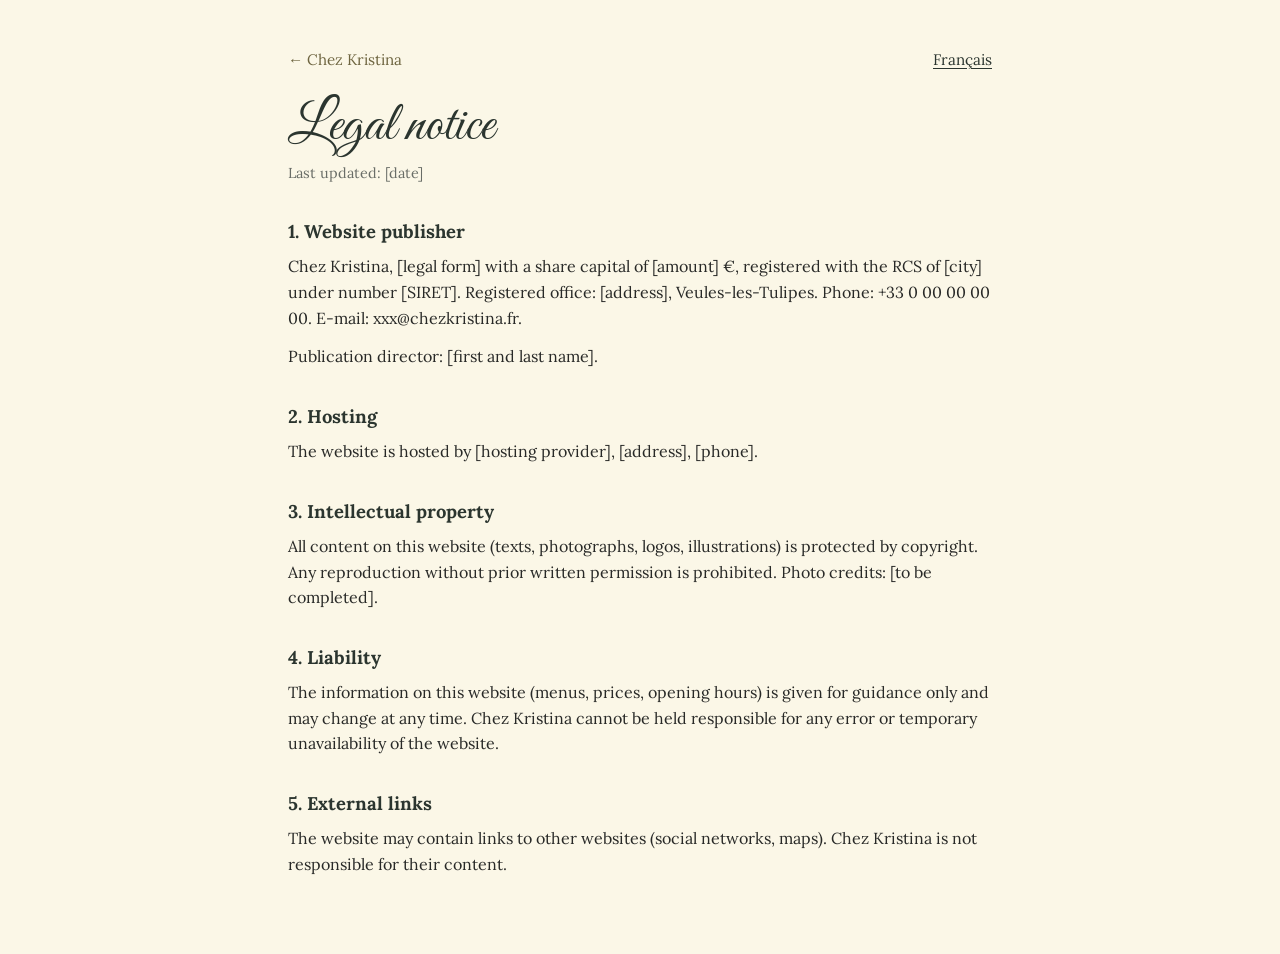
<file: disclaimer-en.html>
<!doctype html>
<html lang="en">
<head>
  <meta charset="utf-8">
  <meta name="viewport" content="width=device-width, initial-scale=1">
  <title>Legal notice — Chez Kristina</title>
  <link rel="preconnect" href="https://fonts.googleapis.com">
  <link rel="preconnect" href="https://fonts.gstatic.com" crossorigin>
  <link href="https://fonts.googleapis.com/css2?family=Great+Vibes&family=Kaushan+Script&family=Lora:wght@400;600;700&display=swap" rel="stylesheet">
  <link rel="alternate" hreflang="fr" href="disclaimer.html">
  <link rel="alternate" hreflang="en" href="disclaimer-en.html">
  <link rel="stylesheet" href="css/style.css">
</head>
<body class="legal-page">
  <!-- ЧЕРНОВИК: английская версия disclaimer.html. Данные в [квадратных скобках] заполняет владелец. -->
  <main class="legal">
    <nav class="legal__top">
      <a class="legal__back" href="index.html">← Chez Kristina</a>
      <a class="legal__lang" href="disclaimer.html" hreflang="fr" lang="fr">Français</a>
    </nav>
    <h1 class="legal__title">Legal notice</h1>
    <p class="legal__updated">Last updated: [date]</p>

    <h2>1. Website publisher</h2>
    <p>Chez Kristina, [legal form] with a share capital of [amount] €, registered with the RCS of [city] under number [SIRET]. Registered office: [address], Veules-les-Tulipes. Phone: +33 0 00 00 00 00. E-mail: xxx@chezkristina.fr.</p>
    <p>Publication director: [first and last name].</p>

    <h2>2. Hosting</h2>
    <p>The website is hosted by [hosting provider], [address], [phone].</p>

    <h2>3. Intellectual property</h2>
    <p>All content on this website (texts, photographs, logos, illustrations) is protected by copyright. Any reproduction without prior written permission is prohibited. Photo credits: [to be completed].</p>

    <h2>4. Liability</h2>
    <p>The information on this website (menus, prices, opening hours) is given for guidance only and may change at any time. Chez Kristina cannot be held responsible for any error or temporary unavailability of the website.</p>

    <h2>5. External links</h2>
    <p>The website may contain links to other websites (social networks, maps). Chez Kristina is not responsible for their content.</p>
  </main>
  <script src="js/legal.js"></script>
</body>
</html>
</file>
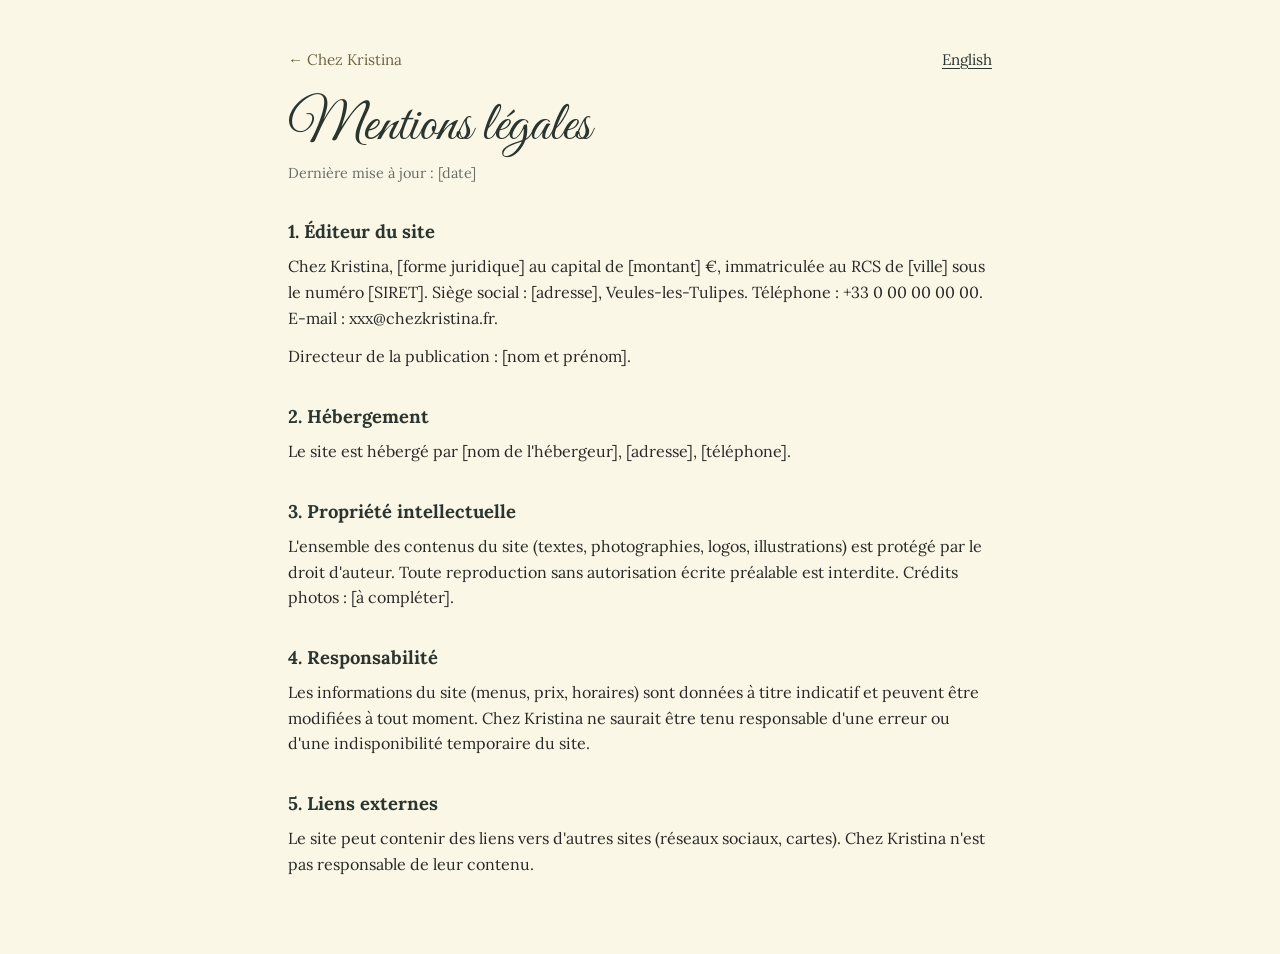
<file: disclaimer.html>
<!doctype html>
<html lang="fr">
<head>
  <meta charset="utf-8">
  <meta name="viewport" content="width=device-width, initial-scale=1">
  <title>Mentions légales — Chez Kristina</title>
  <link rel="preconnect" href="https://fonts.googleapis.com">
  <link rel="preconnect" href="https://fonts.gstatic.com" crossorigin>
  <link href="https://fonts.googleapis.com/css2?family=Great+Vibes&family=Kaushan+Script&family=Lora:wght@400;600;700&display=swap" rel="stylesheet">
  <link rel="alternate" hreflang="fr" href="disclaimer.html">
  <link rel="alternate" hreflang="en" href="disclaimer-en.html">
  <link rel="stylesheet" href="css/style.css">
</head>
<body class="legal-page">
  <!-- ЧЕРНОВИК: стандартный текст-заготовка. Данные в [квадратных скобках] заполняет владелец,
       итоговый текст стоит проверить у юриста. -->
  <main class="legal">
    <nav class="legal__top">
      <a class="legal__back" href="index.html">← Chez Kristina</a>
      <a class="legal__lang" href="disclaimer-en.html" hreflang="en" lang="en">English</a>
    </nav>
    <h1 class="legal__title">Mentions légales</h1>
    <p class="legal__updated">Dernière mise à jour : [date]</p>

    <h2>1. Éditeur du site</h2>
    <p>Chez Kristina, [forme juridique] au capital de [montant] €, immatriculée au RCS de [ville] sous le numéro [SIRET]. Siège social : [adresse], Veules-les-Tulipes. Téléphone : +33 0 00 00 00 00. E-mail : xxx@chezkristina.fr.</p>
    <p>Directeur de la publication : [nom et prénom].</p>

    <h2>2. Hébergement</h2>
    <p>Le site est hébergé par [nom de l'hébergeur], [adresse], [téléphone].</p>

    <h2>3. Propriété intellectuelle</h2>
    <p>L'ensemble des contenus du site (textes, photographies, logos, illustrations) est protégé par le droit d'auteur. Toute reproduction sans autorisation écrite préalable est interdite. Crédits photos : [à compléter].</p>

    <h2>4. Responsabilité</h2>
    <p>Les informations du site (menus, prix, horaires) sont données à titre indicatif et peuvent être modifiées à tout moment. Chez Kristina ne saurait être tenu responsable d'une erreur ou d'une indisponibilité temporaire du site.</p>

    <h2>5. Liens externes</h2>
    <p>Le site peut contenir des liens vers d'autres sites (réseaux sociaux, cartes). Chez Kristina n'est pas responsable de leur contenu.</p>
  </main>
  <script src="js/legal.js"></script>
</body>
</html>
</file>
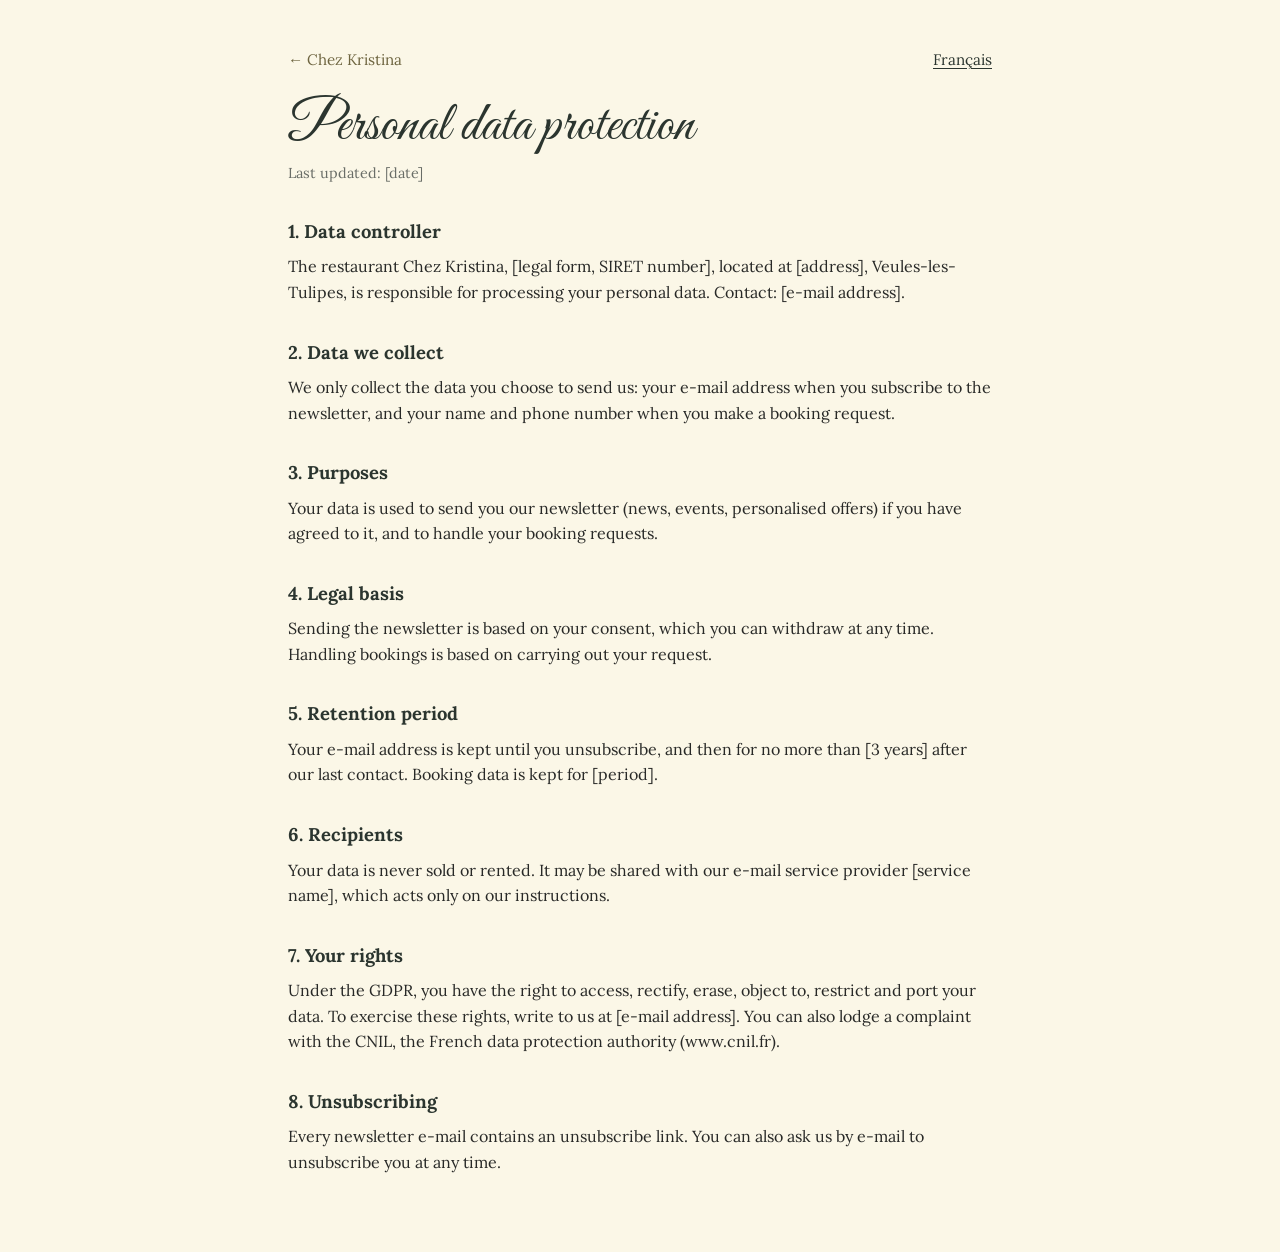
<file: privacy-en.html>
<!doctype html>
<html lang="en">
<head>
  <meta charset="utf-8">
  <meta name="viewport" content="width=device-width, initial-scale=1">
  <title>Personal data protection — Chez Kristina</title>
  <link rel="preconnect" href="https://fonts.googleapis.com">
  <link rel="preconnect" href="https://fonts.gstatic.com" crossorigin>
  <link href="https://fonts.googleapis.com/css2?family=Great+Vibes&family=Kaushan+Script&family=Lora:wght@400;600;700&display=swap" rel="stylesheet">
  <link rel="alternate" hreflang="fr" href="privacy.html">
  <link rel="alternate" hreflang="en" href="privacy-en.html">
  <link rel="stylesheet" href="css/style.css">
</head>
<body class="legal-page">
  <!-- ЧЕРНОВИК: английская версия privacy.html. Данные в [квадратных скобках] заполняет владелец. -->
  <main class="legal">
    <nav class="legal__top">
      <a class="legal__back" href="index.html">← Chez Kristina</a>
      <a class="legal__lang" href="privacy.html" hreflang="fr" lang="fr">Français</a>
    </nav>
    <h1 class="legal__title">Personal data protection</h1>
    <p class="legal__updated">Last updated: [date]</p>

    <h2>1. Data controller</h2>
    <p>The restaurant Chez Kristina, [legal form, SIRET number], located at [address], Veules-les-Tulipes, is responsible for processing your personal data. Contact: [e-mail address].</p>

    <h2>2. Data we collect</h2>
    <p>We only collect the data you choose to send us: your e-mail address when you subscribe to the newsletter, and your name and phone number when you make a booking request.</p>

    <h2>3. Purposes</h2>
    <p>Your data is used to send you our newsletter (news, events, personalised offers) if you have agreed to it, and to handle your booking requests.</p>

    <h2>4. Legal basis</h2>
    <p>Sending the newsletter is based on your consent, which you can withdraw at any time. Handling bookings is based on carrying out your request.</p>

    <h2>5. Retention period</h2>
    <p>Your e-mail address is kept until you unsubscribe, and then for no more than [3 years] after our last contact. Booking data is kept for [period].</p>

    <h2>6. Recipients</h2>
    <p>Your data is never sold or rented. It may be shared with our e-mail service provider [service name], which acts only on our instructions.</p>

    <h2>7. Your rights</h2>
    <p>Under the GDPR, you have the right to access, rectify, erase, object to, restrict and port your data. To exercise these rights, write to us at [e-mail address]. You can also lodge a complaint with the CNIL, the French data protection authority (www.cnil.fr).</p>

    <h2>8. Unsubscribing</h2>
    <p>Every newsletter e-mail contains an unsubscribe link. You can also ask us by e-mail to unsubscribe you at any time.</p>
  </main>
  <script src="js/legal.js"></script>
</body>
</html>
</file>
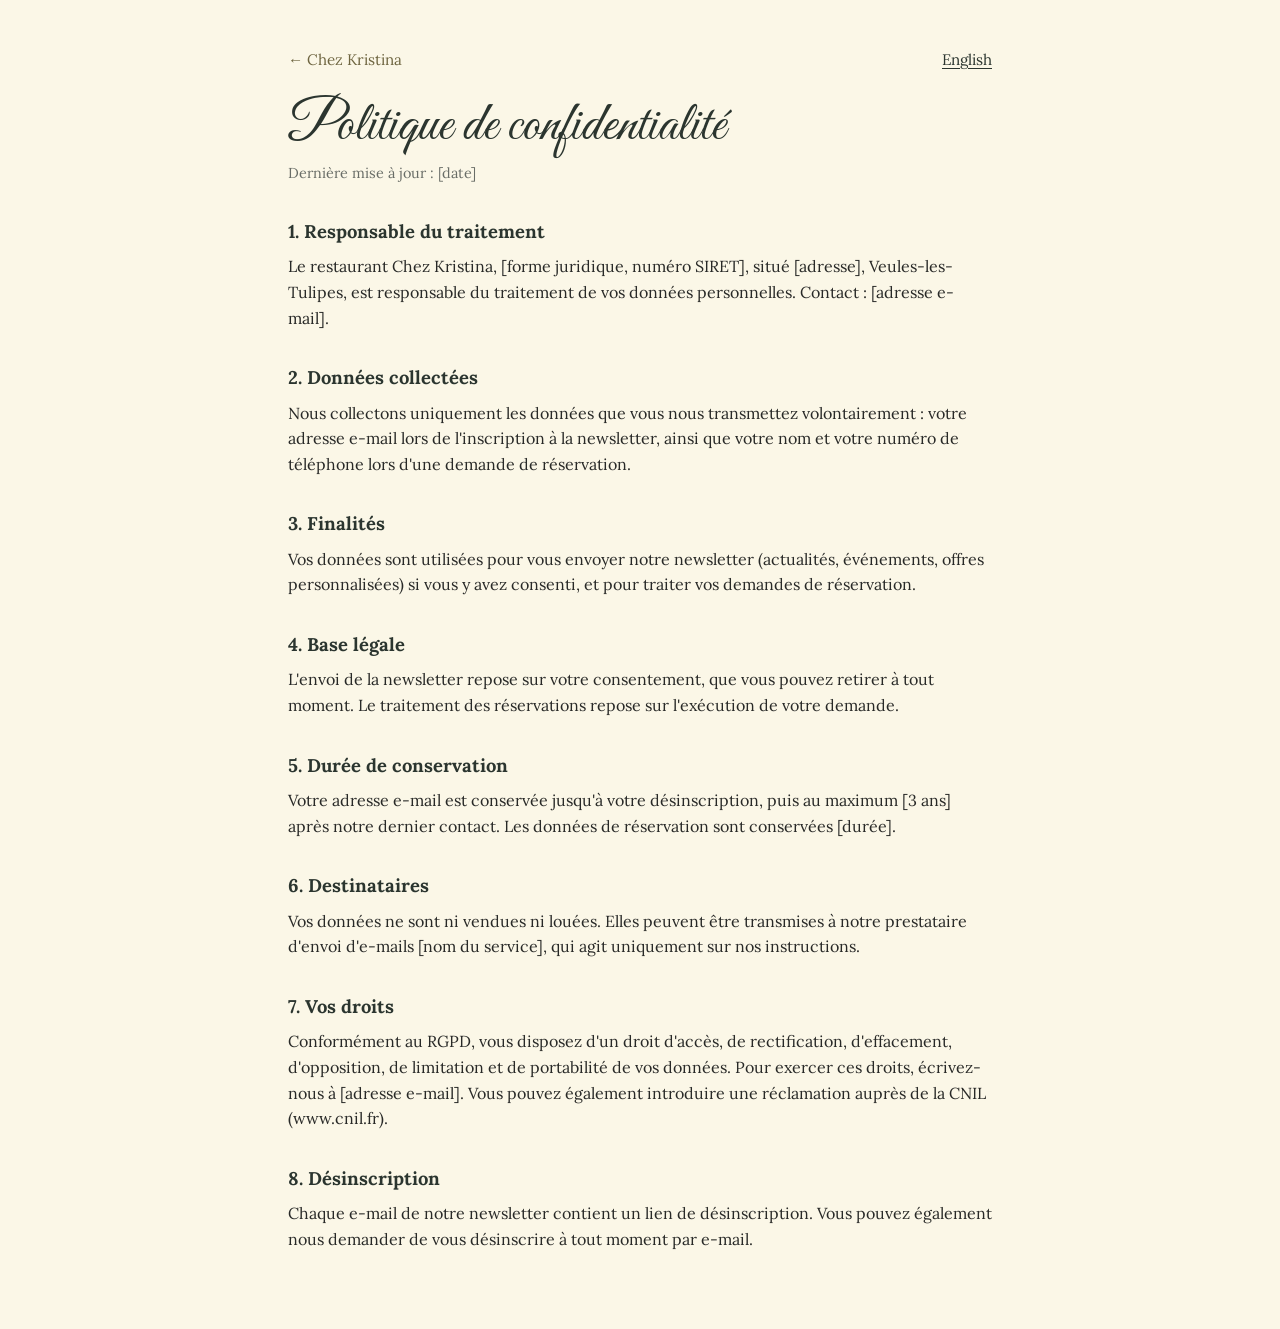
<file: privacy.html>
<!doctype html>
<html lang="fr">
<head>
  <meta charset="utf-8">
  <meta name="viewport" content="width=device-width, initial-scale=1">
  <title>Politique de confidentialité — Chez Kristina</title>
  <link rel="preconnect" href="https://fonts.googleapis.com">
  <link rel="preconnect" href="https://fonts.gstatic.com" crossorigin>
  <link href="https://fonts.googleapis.com/css2?family=Great+Vibes&family=Kaushan+Script&family=Lora:wght@400;600;700&display=swap" rel="stylesheet">
  <link rel="alternate" hreflang="fr" href="privacy.html">
  <link rel="alternate" hreflang="en" href="privacy-en.html">
  <link rel="stylesheet" href="css/style.css">
</head>
<body class="legal-page">
  <!-- ЧЕРНОВИК: стандартный текст-заготовка. Данные в [квадратных скобках] заполняет владелец,
       итоговый текст стоит проверить у юриста. -->
  <main class="legal">
    <nav class="legal__top">
      <a class="legal__back" href="index.html">← Chez Kristina</a>
      <a class="legal__lang" href="privacy-en.html" hreflang="en" lang="en">English</a>
    </nav>
    <h1 class="legal__title">Politique de confidentialité</h1>
    <p class="legal__updated">Dernière mise à jour : [date]</p>

    <h2>1. Responsable du traitement</h2>
    <p>Le restaurant Chez Kristina, [forme juridique, numéro SIRET], situé [adresse], Veules-les-Tulipes, est responsable du traitement de vos données personnelles. Contact : [adresse e-mail].</p>

    <h2>2. Données collectées</h2>
    <p>Nous collectons uniquement les données que vous nous transmettez volontairement : votre adresse e-mail lors de l'inscription à la newsletter, ainsi que votre nom et votre numéro de téléphone lors d'une demande de réservation.</p>

    <h2>3. Finalités</h2>
    <p>Vos données sont utilisées pour vous envoyer notre newsletter (actualités, événements, offres personnalisées) si vous y avez consenti, et pour traiter vos demandes de réservation.</p>

    <h2>4. Base légale</h2>
    <p>L'envoi de la newsletter repose sur votre consentement, que vous pouvez retirer à tout moment. Le traitement des réservations repose sur l'exécution de votre demande.</p>

    <h2>5. Durée de conservation</h2>
    <p>Votre adresse e-mail est conservée jusqu'à votre désinscription, puis au maximum [3 ans] après notre dernier contact. Les données de réservation sont conservées [durée].</p>

    <h2>6. Destinataires</h2>
    <p>Vos données ne sont ni vendues ni louées. Elles peuvent être transmises à notre prestataire d'envoi d'e-mails [nom du service], qui agit uniquement sur nos instructions.</p>

    <h2>7. Vos droits</h2>
    <p>Conformément au RGPD, vous disposez d'un droit d'accès, de rectification, d'effacement, d'opposition, de limitation et de portabilité de vos données. Pour exercer ces droits, écrivez-nous à [adresse e-mail]. Vous pouvez également introduire une réclamation auprès de la CNIL (www.cnil.fr).</p>

    <h2>8. Désinscription</h2>
    <p>Chaque e-mail de notre newsletter contient un lien de désinscription. Vous pouvez également nous demander de vous désinscrire à tout moment par e-mail.</p>
  </main>
  <script src="js/legal.js"></script>
</body>
</html>
</file>
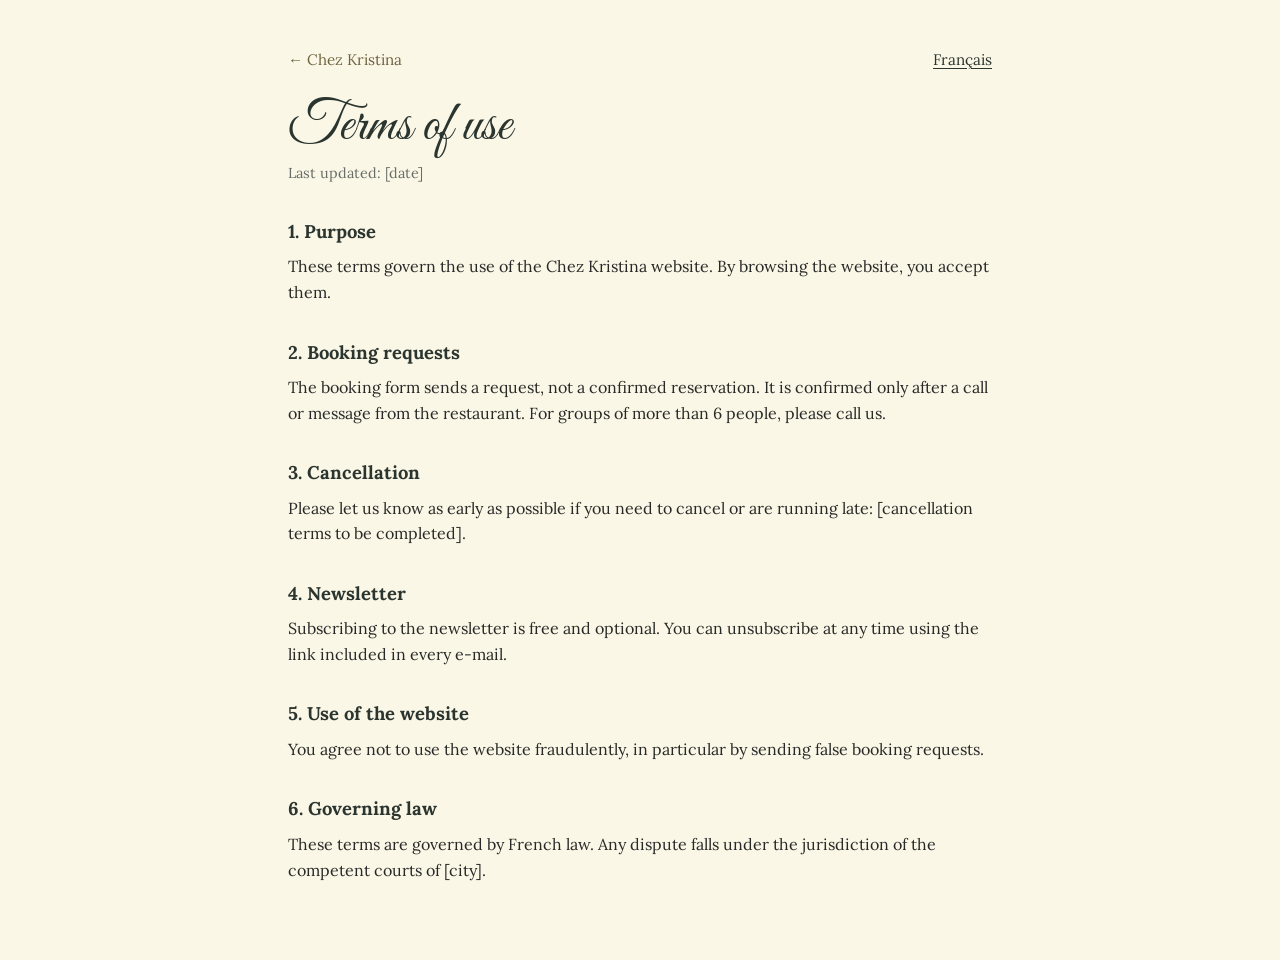
<file: terms-en.html>
<!doctype html>
<html lang="en">
<head>
  <meta charset="utf-8">
  <meta name="viewport" content="width=device-width, initial-scale=1">
  <title>Terms of use — Chez Kristina</title>
  <link rel="preconnect" href="https://fonts.googleapis.com">
  <link rel="preconnect" href="https://fonts.gstatic.com" crossorigin>
  <link href="https://fonts.googleapis.com/css2?family=Great+Vibes&family=Kaushan+Script&family=Lora:wght@400;600;700&display=swap" rel="stylesheet">
  <link rel="alternate" hreflang="fr" href="terms.html">
  <link rel="alternate" hreflang="en" href="terms-en.html">
  <link rel="stylesheet" href="css/style.css">
</head>
<body class="legal-page">
  <!-- ЧЕРНОВИК: английская версия terms.html. Данные в [квадратных скобках] заполняет владелец. -->
  <main class="legal">
    <nav class="legal__top">
      <a class="legal__back" href="index.html">← Chez Kristina</a>
      <a class="legal__lang" href="terms.html" hreflang="fr" lang="fr">Français</a>
    </nav>
    <h1 class="legal__title">Terms of use</h1>
    <p class="legal__updated">Last updated: [date]</p>

    <h2>1. Purpose</h2>
    <p>These terms govern the use of the Chez Kristina website. By browsing the website, you accept them.</p>

    <h2>2. Booking requests</h2>
    <p>The booking form sends a request, not a confirmed reservation. It is confirmed only after a call or message from the restaurant. For groups of more than 6 people, please call us.</p>

    <h2>3. Cancellation</h2>
    <p>Please let us know as early as possible if you need to cancel or are running late: [cancellation terms to be completed].</p>

    <h2>4. Newsletter</h2>
    <p>Subscribing to the newsletter is free and optional. You can unsubscribe at any time using the link included in every e-mail.</p>

    <h2>5. Use of the website</h2>
    <p>You agree not to use the website fraudulently, in particular by sending false booking requests.</p>

    <h2>6. Governing law</h2>
    <p>These terms are governed by French law. Any dispute falls under the jurisdiction of the competent courts of [city].</p>
  </main>
  <script src="js/legal.js"></script>
</body>
</html>
</file>
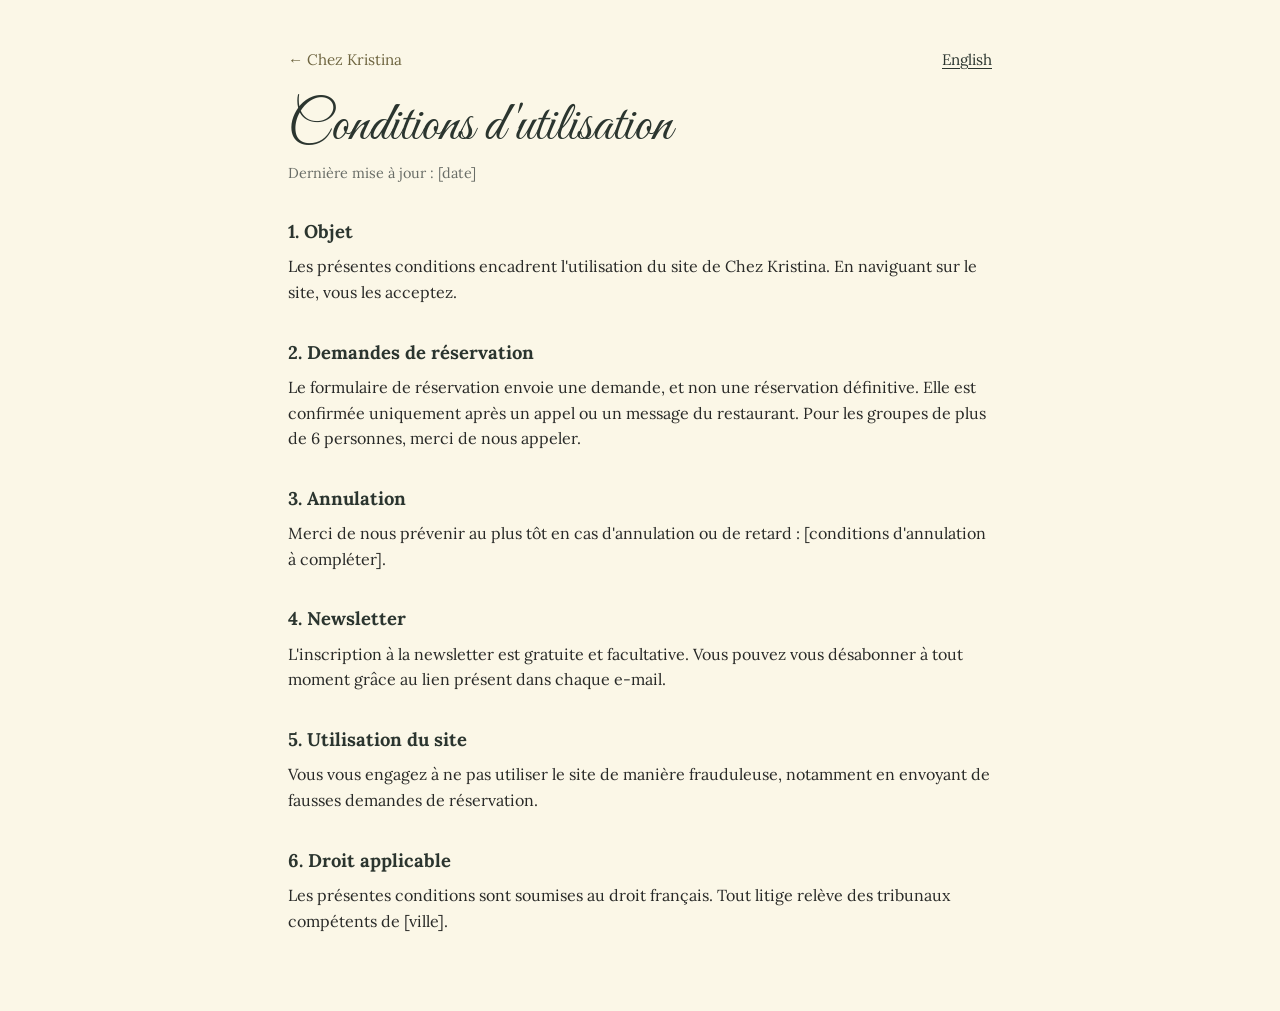
<file: terms.html>
<!doctype html>
<html lang="fr">
<head>
  <meta charset="utf-8">
  <meta name="viewport" content="width=device-width, initial-scale=1">
  <title>Conditions d'utilisation — Chez Kristina</title>
  <link rel="preconnect" href="https://fonts.googleapis.com">
  <link rel="preconnect" href="https://fonts.gstatic.com" crossorigin>
  <link href="https://fonts.googleapis.com/css2?family=Great+Vibes&family=Kaushan+Script&family=Lora:wght@400;600;700&display=swap" rel="stylesheet">
  <link rel="alternate" hreflang="fr" href="terms.html">
  <link rel="alternate" hreflang="en" href="terms-en.html">
  <link rel="stylesheet" href="css/style.css">
</head>
<body class="legal-page">
  <!-- ЧЕРНОВИК: стандартный текст-заготовка. Данные в [квадратных скобках] заполняет владелец,
       итоговый текст стоит проверить у юриста. -->
  <main class="legal">
    <nav class="legal__top">
      <a class="legal__back" href="index.html">← Chez Kristina</a>
      <a class="legal__lang" href="terms-en.html" hreflang="en" lang="en">English</a>
    </nav>
    <h1 class="legal__title">Conditions d'utilisation</h1>
    <p class="legal__updated">Dernière mise à jour : [date]</p>

    <h2>1. Objet</h2>
    <p>Les présentes conditions encadrent l'utilisation du site de Chez Kristina. En naviguant sur le site, vous les acceptez.</p>

    <h2>2. Demandes de réservation</h2>
    <p>Le formulaire de réservation envoie une demande, et non une réservation définitive. Elle est confirmée uniquement après un appel ou un message du restaurant. Pour les groupes de plus de 6 personnes, merci de nous appeler.</p>

    <h2>3. Annulation</h2>
    <p>Merci de nous prévenir au plus tôt en cas d'annulation ou de retard : [conditions d'annulation à compléter].</p>

    <h2>4. Newsletter</h2>
    <p>L'inscription à la newsletter est gratuite et facultative. Vous pouvez vous désabonner à tout moment grâce au lien présent dans chaque e-mail.</p>

    <h2>5. Utilisation du site</h2>
    <p>Vous vous engagez à ne pas utiliser le site de manière frauduleuse, notamment en envoyant de fausses demandes de réservation.</p>

    <h2>6. Droit applicable</h2>
    <p>Les présentes conditions sont soumises au droit français. Tout litige relève des tribunaux compétents de [ville].</p>
  </main>
  <script src="js/legal.js"></script>
</body>
</html>
</file>
<file: css/style.css>
/* ==========================================================================
   Переменные: палитра и шрифты задаются только здесь
   ========================================================================== */
:root {
  /* Серо-зелёный */
  --sage-100: #D3DACF;
  --sage-200: #ADB3AA;
  --sage-300: #898E86;
  --sage-400: #696D67;
  --sage-500: #484B47;
  --sage-600: #282927;
  --sage-700: #0A0B0A;

  /* Зелёный */
  --green-100: #D3EBDC;
  --green-200: #A6C6B3;
  --green-300: #859F8F;
  --green-400: #687C70;
  --green-500: #4A5950;
  --green-600: #2B352F;
  --green-700: #0F1512;

  /* Золотисто-оливковый */
  --olive-100: #FBF7E7;
  --olive-200: #E1D089;
  --olive-300: #B8A86F;
  --olive-400: #948858;
  --olive-500: #6E6540;
  --olive-600: #484128;
  --olive-700: #242112;

  /* Бежево-коричневый */
  --brown-100: #FDFCFB;
  --brown-200: #DED3C6;
  --brown-300: #BDAB97;
  --brown-400: #998A79;
  --brown-500: #73675A;
  --brown-600: #4C443B;
  --brown-700: #28241E;

  /* Холодный серый */
  --grey-100: #EDEFF0;
  --grey-200: #C2C8CC;
  --grey-300: #9BA3A8;
  --grey-400: #7B8285;
  --grey-500: #595F61;
  --grey-600: #383B3D;
  --grey-700: #19181C;

  /* Смысловые цвета: остальной код использует только их */
  --color-bg: var(--brown-100);
  --color-bg-alt: var(--sage-100);
  --color-text: var(--sage-600);
  --color-text-muted: var(--sage-400);
  --color-text-inverse: var(--olive-100);
  --color-accent: var(--olive-500);
  --color-accent-light: var(--olive-200);
  --color-header-bg: var(--green-600);
  --color-overlay: rgba(10, 11, 10, 0.55); /* --sage-700 с прозрачностью */
  --color-btn-bg: var(--olive-500);
  --color-btn-bg-hover: var(--olive-600);
  --color-btn-text: var(--olive-100);
  --color-dim: rgba(40, 36, 30, 0.6);   /* затемнение неактивных фото (--brown-700) */
  --color-paper: var(--olive-100);      /* бумага меню */
  --color-menu-title: var(--green-600); /* заголовки страниц меню */
  --color-menu-text: var(--sage-700);   /* блюда и цены */
  --color-backdrop: rgba(10, 11, 10, 0.65); /* затемнение страницы под окном меню */
  --color-error: #9b2c2c;               /* ошибки в формах */

  /* Пропорции страниц меню из Canva (cqi — % ширины страницы) */
  --cover-title-size: 19cqi;  /* «Menu» на обложке */
  --sketch-width: 28cqi;      /* скетч устриц над «Menu» */
  --page-title-size: 13.4cqi; /* Appetizers / Main course / Wine List */
  --footer-size: 4.4cqi;      /* «Chez Kristina» внизу страницы */
  --footer-top: 92.7%;        /* где стоит «Chez Kristina» по высоте */
  --dish-size: 2.52cqi;       /* название блюда (15 pt), состав — 0.8 от него (12 pt) */
  --dish-gap: 3.7cqi;         /* расстояние между блюдами */
  --list-top: 26.6%;          /* где начинается список блюд по высоте страницы */

  /* Коллаж фотографий */
  --collage-gap: 6px;         /* промежуток между фото */
  --collage-radius: 0;        /* скругление углов фото (0 — прямые углы) */
  --collage-zoom: 1.05;       /* насколько фото увеличивается при наведении */
  --color-caption-bg: rgba(10, 11, 10, 0.6); /* полоса под подписью на фото (--sage-700) */
  --color-caption-text: var(--brown-100);    /* текст подписи на фото */

  /* Паттерн из набросков на фоне About us.
     Рисунок уже окрашен в --sage-200 (#ADB3AA), файл images/pattern-sketches.png */
  --pattern-opacity: 0.3;
  --pattern-size: 420px;

  /* Шрифты */
  --font-logo: "Kaushan Script", "Segoe Script", cursive;      /* название ресторана */
  --font-script: "Great Vibes", "Segoe Script", cursive;       /* Bienvenue, цитата, заголовки */
  --font-body: "Lora", Georgia, "Times New Roman", serif;

  /* Наклон логотипа */
  --logo-angle: -10deg;

  /* Размеры */
  --header-h: 88px;
  --nav-gap: 2.5rem;
  --gutter: 1rem;
  --transition: 0.25s ease;
}

/* ==========================================================================
   Базовые стили
   ========================================================================== */
*,
*::before,
*::after {
  box-sizing: border-box;
}

html {
  scroll-behavior: smooth;
  scroll-padding-top: var(--header-h);
}

body {
  margin: 0;
  font-family: var(--font-body);
  font-size: 1rem;
  line-height: 1.6;
  color: var(--color-text);
  background: var(--color-bg);
}

body.no-scroll {
  overflow: hidden;
}

a {
  color: inherit;
  text-decoration: none;
}

ul {
  margin: 0;
  padding: 0;
  list-style: none;
}

button {
  font: inherit;
  color: inherit;
  background: none;
  border: 0;
  cursor: pointer;
}

.visually-hidden {
  position: absolute;
  width: 1px;
  height: 1px;
  overflow: hidden;
  clip: rect(0 0 0 0);
  white-space: nowrap;
}

:focus-visible {
  outline: 2px solid var(--color-accent-light);
  outline-offset: 3px;
}

/* ==========================================================================
   Логотип
   ========================================================================== */
.logo {
  display: flex;
  flex-direction: column;
  align-items: center;
  font-family: var(--font-logo);
  font-size: 1.7rem;
  line-height: 0.9;
  color: var(--color-text-inverse);
  transform: rotate(var(--logo-angle));
}

/* Строки чуть «пляшут», как написанные от руки */
.logo span:first-child {
  margin-right: 1.3em;
  transform: rotate(-3deg);
}

.logo span:nth-child(2) {
  margin-left: 0.6em;
  transform: rotate(2deg);
}

.logo__swash {
  width: 4.2em;
  height: 0.6em;
  margin: -0.05em 0 0 1.4em;
  fill: none;
  stroke: currentColor;
  stroke-width: 2;
  stroke-linecap: round;
}

/* ==========================================================================
   Шапка (компьютер)
   ========================================================================== */
.site-header {
  position: fixed;
  inset: 0 0 auto 0;
  z-index: 100;
  height: var(--header-h);
  display: flex;
  align-items: center;
  justify-content: center;
  padding: 0 var(--gutter);
  color: var(--color-text-inverse);
  background: transparent;
  transition: background-color var(--transition), box-shadow var(--transition);
}

/* Над фото шапка прозрачная, после прокрутки — сплошная */
.site-header.is-scrolled {
  background: var(--color-header-bg);
  box-shadow: 0 2px 12px rgba(10, 11, 10, 0.25);
}

.site-nav {
  display: flex;
  align-items: center;
  gap: var(--nav-gap);
}

.nav-group {
  display: flex;
  align-items: center;
  gap: var(--nav-gap);
}

.nav-group a {
  font-size: 1rem;
  letter-spacing: 0.04em;
  white-space: nowrap;
  border-bottom: 1px solid transparent;
  transition: border-color var(--transition), color var(--transition);
}

.nav-group a:hover {
  border-bottom-color: currentColor;
}

.nav-book {
  font-weight: 700;
}

.lang-switch {
  display: flex;
  align-items: center;
  gap: 0.35rem;
  font-size: 0.9rem;
}

.site-header .lang-switch {
  position: absolute;
  right: calc(var(--gutter) * 2);
  top: 50%;
  transform: translateY(-50%);
}

.lang-switch button {
  padding: 0.2rem 0.15rem;
  opacity: 0.6;
  transition: opacity var(--transition);
}

.lang-switch button:hover,
.lang-switch button[aria-pressed="true"] {
  opacity: 1;
}

.lang-switch button[aria-pressed="true"] {
  font-weight: 700;
  text-decoration: underline;
  text-underline-offset: 4px;
}

/* ==========================================================================
   Мобильное меню
   ========================================================================== */
.menu-toggle {
  display: none;
  position: fixed;
  top: var(--gutter);
  right: var(--gutter);
  z-index: 300;
  width: 48px;
  height: 48px;
  border-radius: 50%;
  background: var(--color-header-bg);
  flex-direction: column;
  align-items: center;
  justify-content: center;
  gap: 5px;
  box-shadow: 0 2px 10px rgba(10, 11, 10, 0.3);
}

.menu-toggle__bar {
  display: block;
  width: 22px;
  height: 2px;
  background: var(--color-text-inverse);
  transition: transform var(--transition), opacity var(--transition);
}

.menu-toggle[aria-expanded="true"] .menu-toggle__bar:nth-child(1) {
  transform: translateY(7px) rotate(45deg);
}

.menu-toggle[aria-expanded="true"] .menu-toggle__bar:nth-child(2) {
  opacity: 0;
}

.menu-toggle[aria-expanded="true"] .menu-toggle__bar:nth-child(3) {
  transform: translateY(-7px) rotate(-45deg);
}

.mobile-nav {
  position: fixed;
  inset: 0;
  z-index: 200;
  display: flex;
  flex-direction: column;
  align-items: center;
  justify-content: center;
  gap: 2rem;
  padding: 5rem var(--gutter) 2rem;
  color: var(--color-text-inverse);
  background: var(--color-header-bg);
  overflow-y: auto;
}

.mobile-nav[hidden] {
  display: none;
}

.mobile-nav .logo {
  font-size: 2.8rem;
  margin-bottom: 1rem;
}

.mobile-nav ul {
  display: flex;
  flex-direction: column;
  align-items: center;
  gap: 1.1rem;
  font-size: 1.3rem;
}

/* ==========================================================================
   Первый экран
   ========================================================================== */
.hero {
  position: relative;
  min-height: 100vh;
  min-height: 100svh;
  display: flex;
  flex-direction: column;
  padding: var(--header-h) var(--gutter) 3.5rem;
  color: var(--color-text-inverse);
  background:
    linear-gradient(var(--color-overlay), var(--color-overlay)),
    url("../images/margo-brodowicz-VHMeU2sUGAs-unsplash.jpg") 68% center / cover no-repeat;
  background-color: var(--sage-700);
}

.hero__content {
  flex: 1;
  display: flex;
  align-items: center;
  justify-content: center;
}

.hero__title {
  margin: 0;
  font-family: var(--font-script);
  font-weight: 400;
  font-size: clamp(4.5rem, 18vw, 12rem);
  line-height: 1.2;
  transform: rotate(-4deg);
  text-shadow: 0 4px 24px rgba(10, 11, 10, 0.45);
}

.hero__actions {
  display: flex;
  flex-wrap: wrap;
  align-items: center;
  justify-content: center;
  gap: 1rem 2rem;
}

.btn {
  display: inline-block;
  padding: 0.9rem 2rem;
  font-weight: 700;
  letter-spacing: 0.04em;
  color: var(--color-btn-text);
  background: var(--color-btn-bg);
  border-radius: 2px;
  transition: background-color var(--transition);
}

.btn:hover {
  background: var(--color-btn-bg-hover);
}

.hero__link {
  padding: 0.9rem 0.25rem;
  font-weight: 600;
  letter-spacing: 0.04em;
  border-bottom: 1px solid currentColor;
  line-height: 1.2;
  padding-bottom: 0.2rem;
}

.hero__link:hover {
  color: var(--color-accent-light);
}

/* ==========================================================================
   About us: таймлайн с подписями на фото
   ========================================================================== */
.about {
  /* Высота фото: экран минус шапка, заголовок и отступы (~150px) —
     весь раздел помещается на один экран */
  --card-h: clamp(300px, calc(100svh - var(--header-h) - 150px), 560px);
  --card-max-w: 82vw;
  position: relative;
  isolation: isolate;
}

/* Отступы раздела сверху и снизу (у остальных разделов 5rem).
   .section.about — чтобы правило было сильнее общего .section ниже */
.section.about {
  padding-top: 2rem;
  padding-bottom: 1.5rem;
}

.about .section__title {
  line-height: 1.15;
}

/* Бледный повторяющийся паттерн из набросков.
   Насколько бледный — --pattern-opacity, размер — --pattern-size */
.about::before {
  content: "";
  position: absolute;
  inset: 0;
  z-index: -1;
  background: url("../images/pattern-sketches.png") 0 0 / var(--pattern-size) repeat;
  opacity: var(--pattern-opacity);
  pointer-events: none;
}

.timeline {
  /* Расстояние от заголовка «À propos» до фото */
  margin: 0.5rem calc(var(--gutter) * -1) 0;
  overflow-x: auto;
  scroll-snap-type: x mandatory;
  -webkit-overflow-scrolling: touch;
  scrollbar-width: none; /* полосу прокрутки не показываем */
}

.timeline::-webkit-scrollbar {
  display: none;
}

/* Во время автопрокрутки «защёлкивание» отключаем, чтобы оно не мешало */
.timeline.is-animating {
  scroll-snap-type: none;
}

.timeline__track {
  display: flex;
  align-items: center;
  gap: 2rem;
  width: max-content;
  margin: 0;
  /* Поля по краям, чтобы первое и последнее фото тоже вставали по центру */
  padding: 0.5rem max(var(--gutter), calc(50vw - var(--card-h) * 0.33));
  list-style: none;
}

.moment {
  flex: none;
  scroll-snap-align: center;
  transform: scale(0.92);
  transition: transform 0.6s ease;
}

.moment.is-active {
  transform: scale(1);
}

.moment__card {
  position: relative;
  width: min(calc(var(--card-h) * var(--ratio)), var(--card-max-w));
  aspect-ratio: var(--ratio);
  margin: 0;
  overflow: hidden;
  border-radius: 3px;
  box-shadow: 0 6px 20px rgba(10, 11, 10, 0.18);
  container-type: inline-size;
}

.moment__card img {
  display: block;
  width: 100%;
  height: 100%;
  object-fit: cover;
}

/* Подпись: белый текст на тёмной прозрачной полосе внизу фото */
.moment__caption {
  position: absolute;
  left: 0;
  right: 0;
  bottom: 0;
  padding: 0.7rem 1rem 0.8rem;
  font-family: var(--font-body);
  font-size: clamp(0.8rem, 4.2cqi, 1rem);
  line-height: 1.4;
  letter-spacing: 0.02em;
  color: var(--color-caption-text);
  background: var(--color-caption-bg);
}

.moment__year {
  font-weight: 700;
}

/* Затемнение неактивных фото */
.moment__card::after {
  content: "";
  position: absolute;
  inset: 0;
  z-index: 2;
  background: var(--color-dim);
  pointer-events: none;
  transition: opacity 0.6s ease;
}

.moment.is-active .moment__card::after {
  opacity: 0;
}

/* ==========================================================================
   Меню: фото слева, карточка меню справа
   ========================================================================== */
.menu {
  /* Высота карточки меню: весь раздел помещается в один экран */
  --menu-h: clamp(300px, calc(100svh - var(--header-h) - 8rem), 600px);
  background: var(--color-bg-alt);
}

/* Раздел — ровно один экран под шапкой, без полей: фото прилегает к краям */
.section.menu {
  padding: 0;
}

.menu__layout {
  display: flex;
  min-height: calc(100svh - var(--header-h));
}

/* Фото на левую половину, до краёв блока */
.menu__photo {
  position: relative;
  flex: 0 0 50%;
  margin: 0;
  overflow: hidden;
}

/* Фото растянуто на весь блок: от низа шапки до низа экрана, лишнее обрезается */
.menu__photo img {
  position: absolute;
  inset: 0;
  display: block;
  width: 100%;
  height: 100%;
  object-fit: cover;
  object-position: 40% 50%; /* в кадре тарелка с устрицами и рука */
}

/* Карточка — по центру свободной правой половины */
.menu-card {
  flex: 1;
  display: flex;
  align-items: center;
  justify-content: center;
  padding: 3rem var(--gutter);
  cursor: zoom-in;
}

/* Обложка как в Canva: «Menu» по центру, «Chez Kristina» мелко внизу */
.menu-card__paper {
  position: relative;
  display: flex;
  align-items: center;
  justify-content: center;
  height: var(--menu-h);
  aspect-ratio: 210 / 297;
  background: var(--color-paper);
  color: var(--color-menu-text);
  box-shadow: 0 10px 28px rgba(10, 11, 10, 0.22);
  transform: rotate(2deg); /* лёгкий наклон, как меню на столе */
  transition: transform var(--transition), box-shadow var(--transition);
  container-type: inline-size;
}

.menu-card:hover .menu-card__paper,
.menu-card:focus-visible .menu-card__paper {
  transform: rotate(0deg) scale(1.03);
  box-shadow: 0 16px 36px rgba(10, 11, 10, 0.28);
}

.menu-card__title {
  font-family: var(--font-script);
  font-size: var(--cover-title-size);
  line-height: 1;
}

/* Скетч устриц на обложке: посередине между верхом страницы и словом «Menu» */
.cover-sketch {
  position: absolute;
  top: 0;
  left: 0;
  right: 0;
  bottom: calc(50% + var(--cover-title-size) * 0.72); /* до верха букв «Menu» */
  display: flex;
  align-items: center;
  justify-content: center;
  pointer-events: none;
}

.book__page--cover .cover-sketch {
  bottom: calc(50% + var(--cover-title-size) * 0.62);
}

.cover-sketch img {
  display: block;
  width: var(--sketch-width);
  height: auto;
}

.menu-card__name {
  position: absolute;
  left: 0;
  right: 0;
  top: var(--footer-top);
  font-family: var(--font-logo);
  font-size: var(--footer-size);
  line-height: 1;
}

/* ==========================================================================
   Окно с меню и книга
   ========================================================================== */
.menu-dialog {
  width: 100%;
  max-width: none;
  height: 100%;
  max-height: none;
  margin: 0;
  padding: var(--gutter);
  border: 0;
  background: transparent;
  overflow: hidden;
}

.menu-dialog[open] {
  display: flex;
  align-items: center;
  justify-content: center;
}

.menu-dialog::backdrop {
  background: var(--color-backdrop);
}

.menu-dialog[open] .book {
  animation: menu-open 0.4s ease;
}

@keyframes menu-open {
  from { opacity: 0; transform: scale(0.85); }
  to { opacity: 1; transform: scale(1); }
}

.menu-dialog__close {
  position: absolute;
  top: var(--gutter);
  right: var(--gutter);
  z-index: 10;
  width: 44px;
  height: 44px;
  border-radius: 50%;
  font-size: 1.8rem;
  line-height: 1;
  color: var(--color-text-inverse);
  background: rgba(10, 11, 10, 0.4);
}

.book {
  --page-h: min(78vh, 760px);
  display: flex;
  flex-direction: column;
  align-items: center;
  gap: 1rem;
}

.book__tabs {
  display: flex;
  flex-wrap: wrap;
  justify-content: center;
  gap: 0.5rem;
}

.book__tab {
  padding: 0.35rem 0.9rem;
  font-size: 0.95rem;
  color: var(--color-text-inverse);
  border: 1px solid rgba(251, 247, 231, 0.4);
  border-radius: 999px;
  transition: background-color var(--transition), color var(--transition);
}

.book__tab:hover,
.book__tab[aria-current="true"] {
  color: var(--color-menu-title);
  background: var(--color-paper);
}

.book__pages {
  position: relative;
  width: min(calc(var(--page-h) * 210 / 297), calc(100vw - 2 * var(--gutter)));
  aspect-ratio: 210 / 297;
  perspective: 2200px;
  container-type: inline-size; /* cqi на страницах — % ширины всей страницы */
  cursor: pointer;
  touch-action: pan-y;
  user-select: none;
}

/* Страница переворачивается на корешке слева */
.book__page {
  position: absolute;
  inset: 0;
  display: flex;
  flex-direction: column;
  padding: 14.5% 12% 0; /* сверху ~10% высоты страницы, как в Canva */
  background:
    radial-gradient(ellipse at center, transparent 65%, rgba(115, 103, 90, 0.12) 100%),
    var(--color-paper);
  color: var(--color-menu-text);
  box-shadow: 0 12px 40px rgba(10, 11, 10, 0.35);
  transform-origin: left center;
  backface-visibility: hidden;
  transition: transform 0.7s cubic-bezier(0.45, 0.05, 0.25, 1);
}

.book__page.is-turned {
  transform: rotateY(-180deg);
}

.book__page.no-anim {
  transition: none;
}

.book__page--cover {
  align-items: center;
  justify-content: center;
  padding: 0;
  text-align: center;
}

.book__cover-title {
  margin: 0;
  font-family: var(--font-script);
  font-weight: 400;
  font-size: var(--cover-title-size);
  line-height: 1;
}

/* «Chez Kristina» внизу каждой страницы: без наклона, мелко, по центру */
.book__footer {
  position: absolute;
  left: 0;
  right: 0;
  top: var(--footer-top);
  margin: 0;
  text-align: center;
  font-family: var(--font-logo);
  font-size: var(--footer-size);
  line-height: 1;
}

.book__title {
  margin: 0;
  text-align: center;
  font-family: var(--font-script);
  font-weight: 400;
  font-size: var(--page-title-size);
  line-height: 1.1;
  color: var(--color-menu-title);
}

/* Список стоит на том же месте страницы, что и в Canva */
.book__list {
  position: absolute;
  top: var(--list-top);
  left: 13.3%;
  right: 13.3%;
  display: flex;
  flex-direction: column;
  gap: var(--dish-gap);
}

/* Блюдо: название жирным, состав строкой ниже, цена справа */
.dish {
  display: flex;
  align-items: baseline;
  justify-content: space-between;
  gap: 1rem;
  /* как 15 pt на странице A4 в Canva, но не мельче 11 px на телефоне */
  font-size: max(0.7rem, var(--dish-size));
  line-height: 1.35;
}

.dish__text {
  display: flex;
  flex-direction: column;
}

.dish__name {
  font-weight: 700;
}

.dish__desc {
  font-size: 0.8em; /* как 12 к 15 в Canva */
}

.dish__price {
  flex: none;
  text-align: right;
  white-space: nowrap;
}

.book__controls {
  display: flex;
  align-items: center;
  gap: 1.25rem;
  color: var(--color-text-inverse);
}

.book__arrow {
  width: 44px;
  height: 44px;
  border-radius: 50%;
  font-size: 1.3rem;
  color: var(--color-menu-title);
  background: var(--color-paper);
  transition: opacity var(--transition);
}

.book__arrow:disabled {
  opacity: 0.35;
  cursor: default;
}

.book__counter {
  min-width: 3.5em;
  text-align: center;
  font-size: 0.95rem;
  letter-spacing: 0.06em;
}

/* ==========================================================================
   Фотографии: коллаж на один экран под шапкой
   ========================================================================== */
/* Блок = экран минус шапка: заголовок сверху, коллаж забирает остальную высоту.
   Слева, справа и снизу полей нет — крайние фото уходят за край экрана */
.section.photos {
  display: flex;
  flex-direction: column;
  height: calc(100svh - var(--header-h));
  padding: 1.5rem 0 0;
  background: var(--color-bg);
}

.photos .section__title {
  margin-bottom: 1rem;
}

/* Схема коллажа: что где стоит. Высокие фото занимают оба ряда */
.collage {
  display: grid;
  grid-template-columns: repeat(4, 1fr);
  grid-template-rows: repeat(2, 1fr);
  grid-template-areas:
    "kitchen facade chefs  courtyard"
    "dish    facade dining courtyard";
  gap: var(--collage-gap);
  flex: 1;
  min-height: 0;
}

.collage__item {
  margin: 0;
  overflow: hidden;
  border-radius: var(--collage-radius);
}

.collage__item img {
  display: block;
  width: 100%;
  height: 100%;
  object-fit: cover;
  object-position: var(--focus, 50% 50%);
  transition: transform 0.6s ease;
}

/* При наведении фото немного увеличивается внутри своей ячейки */
.collage__item:hover img {
  transform: scale(var(--collage-zoom));
}

/* Место каждого фото в схеме и точка кадрирования (что остаётся в центре) */
.collage__item--kitchen   { grid-area: kitchen;   --focus: 30% 60%; }
.collage__item--facade    { grid-area: facade;    --focus: 55% 60%; }
.collage__item--chefs     { grid-area: chefs;     --focus: 40% 50%; }
.collage__item--courtyard { grid-area: courtyard; --focus: 60% 55%; }
.collage__item--dish      { grid-area: dish;      --focus: 55% 55%; }
.collage__item--dining    { grid-area: dining;    --focus: 50% 40%; }

/* ==========================================================================
   Рассылка: плашка с приглашением и кнопкой
   ========================================================================== */
/* Всё по центру в одну колонку: заголовок, строка, под ними кнопка */
.section.newsletter {
  padding: 2.5rem var(--gutter);
  background: var(--color-bg-alt);
}

.newsletter__inner {
  display: flex;
  flex-direction: column;
  align-items: center;
  gap: 1.1rem;
  max-width: 36rem;
  margin: 0 auto;
  text-align: center;
}

.newsletter__title {
  margin: 0;
  font-family: var(--font-script);
  font-weight: 400;
  font-size: clamp(2rem, 4vw, 2.5rem);
  line-height: 1.1;
  color: var(--color-accent);
}

.newsletter__lead {
  margin: 0.3rem 0 0;
  font-size: 0.95rem;
}

.newsletter__open {
  padding: 0.7rem 1.8rem;
  font-size: 0.95rem;
}

/* ==========================================================================
   Окно подписки
   ========================================================================== */
.nl-dialog {
  width: min(32rem, calc(100vw - 2 * var(--gutter)));
  max-height: calc(100svh - 2 * var(--gutter));
  padding: 0;
  border: 0;
  border-radius: 4px;
  background: var(--color-paper);
  color: var(--color-menu-text);
  box-shadow: 0 20px 60px rgba(10, 11, 10, 0.4);
}

.nl-dialog::backdrop {
  background: var(--color-backdrop);
}

.nl-dialog[open] {
  animation: menu-open 0.35s ease;
}

.nl-dialog__box {
  position: relative;
  padding: 2.5rem 2rem 2rem;
}

.nl-dialog__close {
  position: absolute;
  top: 0.5rem;
  right: 0.5rem;
  width: 40px;
  height: 40px;
  font-size: 1.6rem;
  line-height: 1;
  color: var(--color-text-muted);
}

.nl-dialog__title {
  margin: 0;
  font-family: var(--font-script);
  font-weight: 400;
  font-size: 2.4rem;
  line-height: 1.1;
  color: var(--color-menu-title);
}

.nl-dialog__lead {
  margin: 0.6rem 0 1.5rem;
}

.nl-form__label {
  display: block;
  margin-bottom: 0.4rem;
  font-weight: 600;
  font-size: 0.95rem;
}

.nl-form__input {
  width: 100%;
  padding: 0.8rem 0.9rem;
  font: inherit;
  color: inherit;
  background: var(--brown-100);
  border: 1px solid var(--sage-300);
  border-radius: 2px;
}

.nl-form__input:focus {
  outline: 2px solid var(--color-accent);
  outline-offset: 1px;
}

.nl-form__input[aria-invalid="true"] {
  border-color: var(--color-error);
}

.nl-form__error {
  min-height: 1.3em;
  margin: 0.35rem 0 0.8rem;
  font-size: 0.85rem;
  color: var(--color-error);
}

.nl-form__suggest {
  padding: 0;
  font-size: inherit;
  color: var(--color-menu-title);
  text-decoration: underline;
  text-underline-offset: 3px;
}

/* Галочки согласия */
.nl-form__check {
  display: flex;
  align-items: flex-start;
  gap: 0.7rem;
  margin-bottom: 0.9rem;
  font-size: 0.82rem;
  line-height: 1.5;
  cursor: pointer;
}

.nl-form__check input {
  flex: none;
  width: 1.1rem;
  height: 1.1rem;
  margin: 0.15rem 0 0;
  accent-color: var(--color-menu-title);
  cursor: pointer;
}

.nl-form__check input[aria-invalid="true"] {
  outline: 2px solid var(--color-error);
  outline-offset: 1px;
}

.nl-form__check a {
  color: var(--color-menu-title);
  text-decoration: underline;
  text-underline-offset: 2px;
}

.nl-form__submit {
  width: 100%;
  margin-top: 0.4rem;
  text-align: center;
}

/* Сообщение после подписки */
.nl-done {
  padding: 1.5rem 0 0.5rem;
  text-align: center;
}

.nl-done__check {
  display: grid;
  place-items: center;
  width: 3.5rem;
  height: 3.5rem;
  margin: 0 auto 1rem;
  border-radius: 50%;
  font-size: 1.6rem;
  color: var(--color-paper);
  background: var(--color-menu-title);
}

.nl-done__title {
  margin: 0;
  font-family: var(--font-script);
  font-size: 2.4rem;
  line-height: 1.1;
  color: var(--color-menu-title);
}

.nl-done__text {
  margin: 0.6rem 0 0;
  font-size: 0.85rem;
  color: var(--color-text-muted);
}

/* ==========================================================================
   Окно бронирования (основа — стили окна подписки .nl-dialog)
   ========================================================================== */
.bk-dialog {
  width: min(36rem, calc(100vw - 2 * var(--gutter)));
}

.bk-group {
  min-width: 0;
  margin: 0 0 1.1rem;
  padding: 0;
  border: 0;
}

.bk-chips {
  display: flex;
  flex-wrap: wrap;
  gap: 0.45rem;
}

/* Дата: кнопка с выбранным днём и календарик под ней */
.bk-date__toggle {
  display: flex;
  align-items: center;
  justify-content: space-between;
  gap: 1rem;
  width: 100%;
  text-align: left;
  cursor: pointer;
}

#bk-date-value::first-letter {
  text-transform: uppercase;
}

.bk-date__toggle svg {
  flex: none;
  width: 1.2rem;
  height: 1.2rem;
  fill: var(--color-menu-title);
}

.bk-cal {
  margin-top: 0.5rem;
  padding: 0.8rem;
  border: 1px solid var(--sage-300);
  border-radius: 4px;
  background: var(--color-paper);
}

.bk-cal__head {
  display: flex;
  align-items: center;
  justify-content: space-between;
  margin-bottom: 0.5rem;
}

.bk-cal__month {
  font-weight: 600;
  text-transform: capitalize;
  color: var(--color-menu-title);
}

.bk-cal__nav {
  width: 2.2rem;
  height: 2.2rem;
  font-size: 1.4rem;
  line-height: 1;
  color: var(--color-menu-title);
  background: none;
  border: 0;
  border-radius: 50%;
  cursor: pointer;
}

.bk-cal__nav:hover:not(:disabled) {
  background: var(--brown-100);
}

.bk-cal__nav:disabled {
  opacity: 0.3;
  cursor: default;
}

.bk-cal__grid {
  display: grid;
  grid-template-columns: repeat(7, 1fr);
  gap: 0.2rem;
  text-align: center;
}

.bk-cal__weekday {
  padding-bottom: 0.25rem;
  font-size: 0.72rem;
  text-transform: uppercase;
  color: var(--color-text-muted);
}

.bk-cal__day {
  aspect-ratio: 1;
  max-height: 2.6rem;
  font: inherit;
  font-size: 0.9rem;
  color: inherit;
  background: none;
  border: 1px solid transparent;
  border-radius: 50%;
  cursor: pointer;
}

.bk-cal__day:hover:not(:disabled) {
  border-color: var(--color-menu-title);
}

.bk-cal__day.is-today {
  font-weight: 700;
}

.bk-cal__day[aria-pressed="true"] {
  color: var(--color-paper);
  background: var(--color-menu-title);
}

/* Понедельники и прошедшие дни */
.bk-cal__day:disabled {
  color: var(--sage-300);
  text-decoration: line-through;
  cursor: not-allowed;
}

.bk-chip {
  position: relative; /* скрытая радиокнопка остаётся внутри своей кнопки */
  flex: none;
  cursor: pointer;
}

.bk-chip input {
  position: absolute;
  opacity: 0;
  pointer-events: none;
}

.bk-chip span {
  display: block;
  min-width: 2.6rem;
  padding: 0.45rem 0.8rem;
  font-size: 0.9rem;
  text-align: center;
  white-space: nowrap;
  border: 1px solid var(--sage-300);
  border-radius: 999px;
  background: var(--brown-100);
  transition: background-color var(--transition), color var(--transition), border-color var(--transition);
}

.bk-chip:hover span {
  border-color: var(--color-menu-title);
}

.bk-chip input:checked + span {
  color: var(--color-paper);
  background: var(--color-menu-title);
  border-color: var(--color-menu-title);
}

.bk-chip input:focus-visible + span {
  outline: 2px solid var(--color-accent);
  outline-offset: 2px;
}

/* Неактивно: прошедшее время */
.bk-chip input:disabled + span {
  color: var(--sage-300);
  background: transparent;
  border-style: dashed;
  text-decoration: line-through;
  cursor: not-allowed;
}

.bk-times {
  display: grid;
  gap: 0.7rem;
}

.bk-times__label {
  display: block;
  margin-bottom: 0.35rem;
  font-size: 0.8rem;
  letter-spacing: 0.06em;
  text-transform: uppercase;
  color: var(--color-text-muted);
}

.bk-note {
  margin: 0.5rem 0 0;
  font-size: 0.82rem;
  color: var(--color-text-muted);
}

.bk-note a {
  color: var(--color-menu-title);
  text-decoration: underline;
  text-underline-offset: 2px;
}

.bk-phone {
  display: flex;
  gap: 0.5rem;
}

.bk-phone__code {
  flex: none;
  width: 9.5rem;
}

.bk-phone .nl-form__input:not(.bk-phone__code) {
  flex: 1;
  min-width: 0;
}

.bk-form .bk-note:last-of-type {
  margin-bottom: 1rem;
}

/* ==========================================================================
   Страницы политики конфиденциальности и cookies
   ========================================================================== */
.legal-page {
  background: var(--color-paper);
}

.legal {
  max-width: 46rem;
  margin: 0 auto;
  padding: 3rem var(--gutter) 4rem;
}

.legal__top {
  display: flex;
  justify-content: space-between;
  align-items: baseline;
  gap: 1rem;
}

.legal__lang {
  font-size: 0.95rem;
  color: var(--color-menu-title);
  text-decoration: underline;
  text-underline-offset: 3px;
}

.legal__back {
  font-size: 0.95rem;
  color: var(--color-accent);
}

.legal__title {
  margin: 1.5rem 0 0.25rem;
  font-family: var(--font-script);
  font-weight: 400;
  font-size: clamp(2.5rem, 7vw, 3.5rem);
  line-height: 1.1;
  color: var(--color-menu-title);
}

.legal__updated {
  margin: 0 0 2rem;
  font-size: 0.9rem;
  color: var(--color-text-muted);
}

.legal h2 {
  margin: 2rem 0 0.5rem;
  font-size: 1.15rem;
  color: var(--color-menu-title);
}

.legal p {
  margin: 0 0 0.8rem;
}

/* ==========================================================================
   Разделы-заглушки
   ========================================================================== */
.section {
  padding: 5rem var(--gutter);
}

.section--placeholder {
  min-height: 50vh;
  border-top: 1px dashed var(--color-text-muted);
}

.section--placeholder:nth-of-type(odd) {
  background: var(--color-bg-alt);
}

.section__title {
  margin: 0;
  text-align: center;
  font-family: var(--font-script);
  font-weight: 400;
  font-size: clamp(2.5rem, 8vw, 3.5rem);
  color: var(--color-accent);
}

/* ==========================================================================
   Футер: карта полосой, часы и контакты, нижняя строка
   ========================================================================== */
.site-footer {
  color: var(--color-text-inverse);
  background: var(--color-header-bg);
}

.footer-main {
  display: grid;
  grid-template-columns: minmax(0, 0.8fr) minmax(0, 1fr) minmax(0, 1.4fr);
  gap: 2.5rem 3.5rem;
  max-width: 72rem;
  margin: 0 auto;
  padding: 3.5rem var(--gutter) 3rem;
}

/* Карта Google в правой колонке */
.footer-map {
  height: 240px;
  overflow: hidden;
  border-radius: 2px;
  background: var(--sage-200);
}

.footer-map iframe {
  display: block;
  width: 100%;
  height: 100%;
  border: 0;
  filter: saturate(0.75); /* приглушённые цвета, ближе к палитре сайта */
}

.footer-map__route {
  display: inline-block;
  margin-top: 0.7rem;
  font-size: 0.9rem;
  text-decoration: underline;
  text-underline-offset: 3px;
}

.footer-col__title {
  margin: 0 0 1rem;
  font-family: var(--font-script);
  font-weight: 400;
  font-size: 2.4rem;
  line-height: 1.1;
  color: var(--color-accent-light);
}

.footer-hours {
  display: grid;
  gap: 0.9rem;
  margin: 0;
}

.footer-hours dt {
  font-weight: 700;
}

.footer-hours dd {
  margin: 0.15rem 0 0;
}

.footer-contact {
  display: grid;
  gap: 0.7rem;
}

.footer-contact li {
  display: flex;
  align-items: center;
  gap: 0.75rem;
}

.footer-icon {
  flex: none;
  width: 1.2rem;
  height: 1.2rem;
  fill: var(--color-accent-light);
}

.footer-contact a:hover,
.footer-legal a:hover {
  text-decoration: underline;
  text-underline-offset: 3px;
}

/* Кнопка брони, под ней иконки соцсетей */
.footer-actions {
  display: flex;
  flex-direction: column;
  align-items: flex-start;
  gap: 1rem;
  margin-top: 1.5rem;
}

.footer-social {
  display: flex;
  gap: 0.75rem;
}

.footer-social a {
  display: grid;
  place-items: center;
  width: 40px;
  height: 40px;
  border: 1px solid rgba(251, 247, 231, 0.35);
  border-radius: 50%;
  transition: background-color var(--transition);
}

.footer-social a:hover {
  background: rgba(251, 247, 231, 0.12);
}

.footer-social svg {
  width: 1.1rem;
  height: 1.1rem;
  fill: var(--color-text-inverse);
}

.footer-bottom {
  display: flex;
  flex-wrap: wrap;
  justify-content: space-between;
  gap: 0.5rem 1.5rem;
  max-width: 72rem;
  margin: 0 auto;
  padding: 1.25rem var(--gutter) 1.5rem;
  font-size: 0.8rem;
  color: rgba(251, 247, 231, 0.7);
  border-top: 1px solid rgba(251, 247, 231, 0.15);
}

.footer-legal {
  display: flex;
  flex-wrap: wrap;
  gap: 0.4rem 1.2rem;
}

/* Пока выбор о cookies не сделан, карта заменена этой заглушкой */
.footer-map__blocked {
  display: flex;
  flex-direction: column;
  align-items: center;
  justify-content: center;
  gap: 1rem;
  height: 100%;
  padding: 1.25rem;
  font-size: 0.9rem;
  text-align: center;
  color: var(--color-text);
  background: var(--sage-200);
}

.footer-map__blocked[hidden] {
  display: none;
}

.footer-map iframe[hidden] {
  display: none;
}

.footer-map__blocked p {
  max-width: 24rem;
  margin: 0;
}

.footer-legal__button {
  padding: 0;
  font: inherit;
  color: inherit;
  background: none;
  border: 0;
  cursor: pointer;
}

.footer-legal__button:hover {
  text-decoration: underline;
  text-underline-offset: 3px;
}

/* ==========================================================================
   Окно cookies: карточка в левом нижнем углу, на телефоне — во всю ширину
   ========================================================================== */
.cookie-banner {
  position: fixed;
  left: var(--gutter);
  bottom: var(--gutter);
  z-index: 200;
  width: min(30rem, calc(100vw - 2 * var(--gutter)));
  max-height: calc(100vh - 2 * var(--gutter));
  overflow-y: auto;
  padding: 1.5rem;
  color: var(--color-text);
  background: var(--color-paper);
  border: 1px solid var(--sage-300);
  border-radius: 4px;
  box-shadow: 0 12px 40px rgba(10, 11, 10, 0.3);
}

.cookie-banner[hidden] {
  display: none;
}

.cookie-banner__title {
  margin: 0 0 0.5rem;
  font-family: var(--font-script);
  font-weight: 400;
  font-size: 2rem;
  line-height: 1.1;
  color: var(--color-menu-title);
}

.cookie-banner__text {
  margin: 0 0 1rem;
  font-size: 0.9rem;
}

.cookie-banner__text a {
  color: var(--color-menu-title);
  text-decoration: underline;
  text-underline-offset: 2px;
}

.cookie-banner__settings {
  display: grid;
  gap: 0.8rem;
  margin-bottom: 1.1rem;
  padding: 0.9rem 0;
  border-block: 1px solid var(--sage-200);
}

.cookie-banner__settings[hidden] {
  display: none;
}

.cookie-option {
  display: flex;
  align-items: flex-start;
  gap: 0.7rem;
  font-size: 0.9rem;
  cursor: pointer;
}

.cookie-option input {
  flex: none;
  width: 1.1rem;
  height: 1.1rem;
  margin-top: 0.2rem;
  accent-color: var(--color-menu-title);
}

.cookie-option input:disabled {
  cursor: not-allowed;
}

.cookie-option__desc {
  display: block;
  font-size: 0.82rem;
  color: var(--color-text-muted);
}

/* «Отказаться» и «Принять» одинаково заметны — требование CNIL */
.cookie-banner__actions {
  display: grid;
  grid-template-columns: repeat(3, auto);
  gap: 0.5rem;
}

.cookie-btn {
  padding: 0.65rem 0.8rem;
  font: inherit;
  font-size: 0.88rem;
  font-weight: 600;
  color: var(--color-paper);
  background: var(--color-menu-title);
  border: 1px solid var(--color-menu-title);
  border-radius: 2px;
  cursor: pointer;
  transition: background-color var(--transition), color var(--transition);
}

.cookie-btn[hidden] {
  display: none;
}

.cookie-btn:hover {
  background: var(--color-header-bg);
}

.cookie-btn[data-cookies="customize"] {
  color: var(--color-menu-title);
  background: transparent;
}

.cookie-btn[data-cookies="customize"]:hover {
  background: var(--brown-100);
}

.cookie-btn:focus-visible {
  outline: 2px solid var(--color-accent);
  outline-offset: 2px;
}

/* ==========================================================================
   Адаптивность
   ========================================================================== */
@media (max-width: 1100px) {
  :root {
    --nav-gap: 1.5rem;
  }

  /* Планшет: часы и контакты рядом, карта под ними на всю ширину */
  .footer-main {
    grid-template-columns: 1fr 1fr;
  }

  .footer-col--map {
    grid-column: 1 / -1;
  }
}

/* Телефон и планшет: вместо шапки значок меню в углу */
@media (max-width: 860px) {
  .site-header {
    display: none;
  }

  .menu-toggle {
    display: flex;
  }

  :root {
    --header-h: 0px;
  }

  .hero {
    padding-top: 5rem;
    background-position: 70% center;
  }

  .hero__actions {
    flex-direction: column;
    gap: 1.25rem;
  }

  .btn {
    width: 100%;
    max-width: 320px;
    text-align: center;
  }

  .about {
    --card-h: clamp(300px, calc(100svh - 150px), 460px);
  }

  .timeline__track {
    gap: 0.75rem;
  }

  .about {
    --pattern-size: 300px;
  }

  .nl-dialog__box {
    padding: 2.5rem 1.25rem 1.5rem;
  }

  .newsletter__open {
    width: auto;
  }

  /* Окно cookies на телефоне: во всю ширину внизу, кнопки друг под другом */
  .cookie-banner {
    left: 0.75rem;
    right: 0.75rem;
    bottom: 0.75rem;
    width: auto;
    padding: 1.25rem;
  }

  .cookie-banner__actions {
    grid-template-columns: 1fr 1fr;
  }

  /* «Отказаться» и «Принять» рядом, «Настроить» строкой ниже */
  .cookie-btn[data-cookies="customize"],
  .cookie-btn[data-cookies="save"] {
    grid-column: 1 / -1;
    order: 1;
  }

  /* Футер на телефоне: всё в одну колонку */
  .footer-main {
    grid-template-columns: 1fr;
    padding-top: 2.5rem;
  }

  .footer-actions .btn {
    width: auto;
  }

  .footer-bottom {
    flex-direction: column;
  }

  /* Коллаж на телефоне: две колонки, высокие фото по-прежнему на два ряда */
  .collage {
    grid-template-columns: repeat(2, 1fr);
    grid-template-rows: repeat(4, 42vw);
    grid-template-areas:
      "kitchen facade"
      "dish    facade"
      "chefs   courtyard"
      "dining  courtyard";
    flex: none;
  }

  .section.photos {
    height: auto;
  }

  /* Меню на телефоне: без фото и без наклона, с отступами от краёв экрана */
  .menu__layout {
    min-height: 0;
  }

  .menu__photo {
    display: none;
  }

  .menu-card {
    padding: 3rem 2rem;
  }

  .menu-card__paper,
  .menu-card:hover .menu-card__paper,
  .menu-card:focus-visible .menu-card__paper {
    height: auto;
    width: 100%;
    max-width: 24rem;
    transform: none;
  }

  .book {
    --page-h: min(70vh, 640px);
  }
}

@media (prefers-reduced-motion: reduce) {
  html {
    scroll-behavior: auto;
  }

  * {
    transition: none !important;
  }
}
</file>
